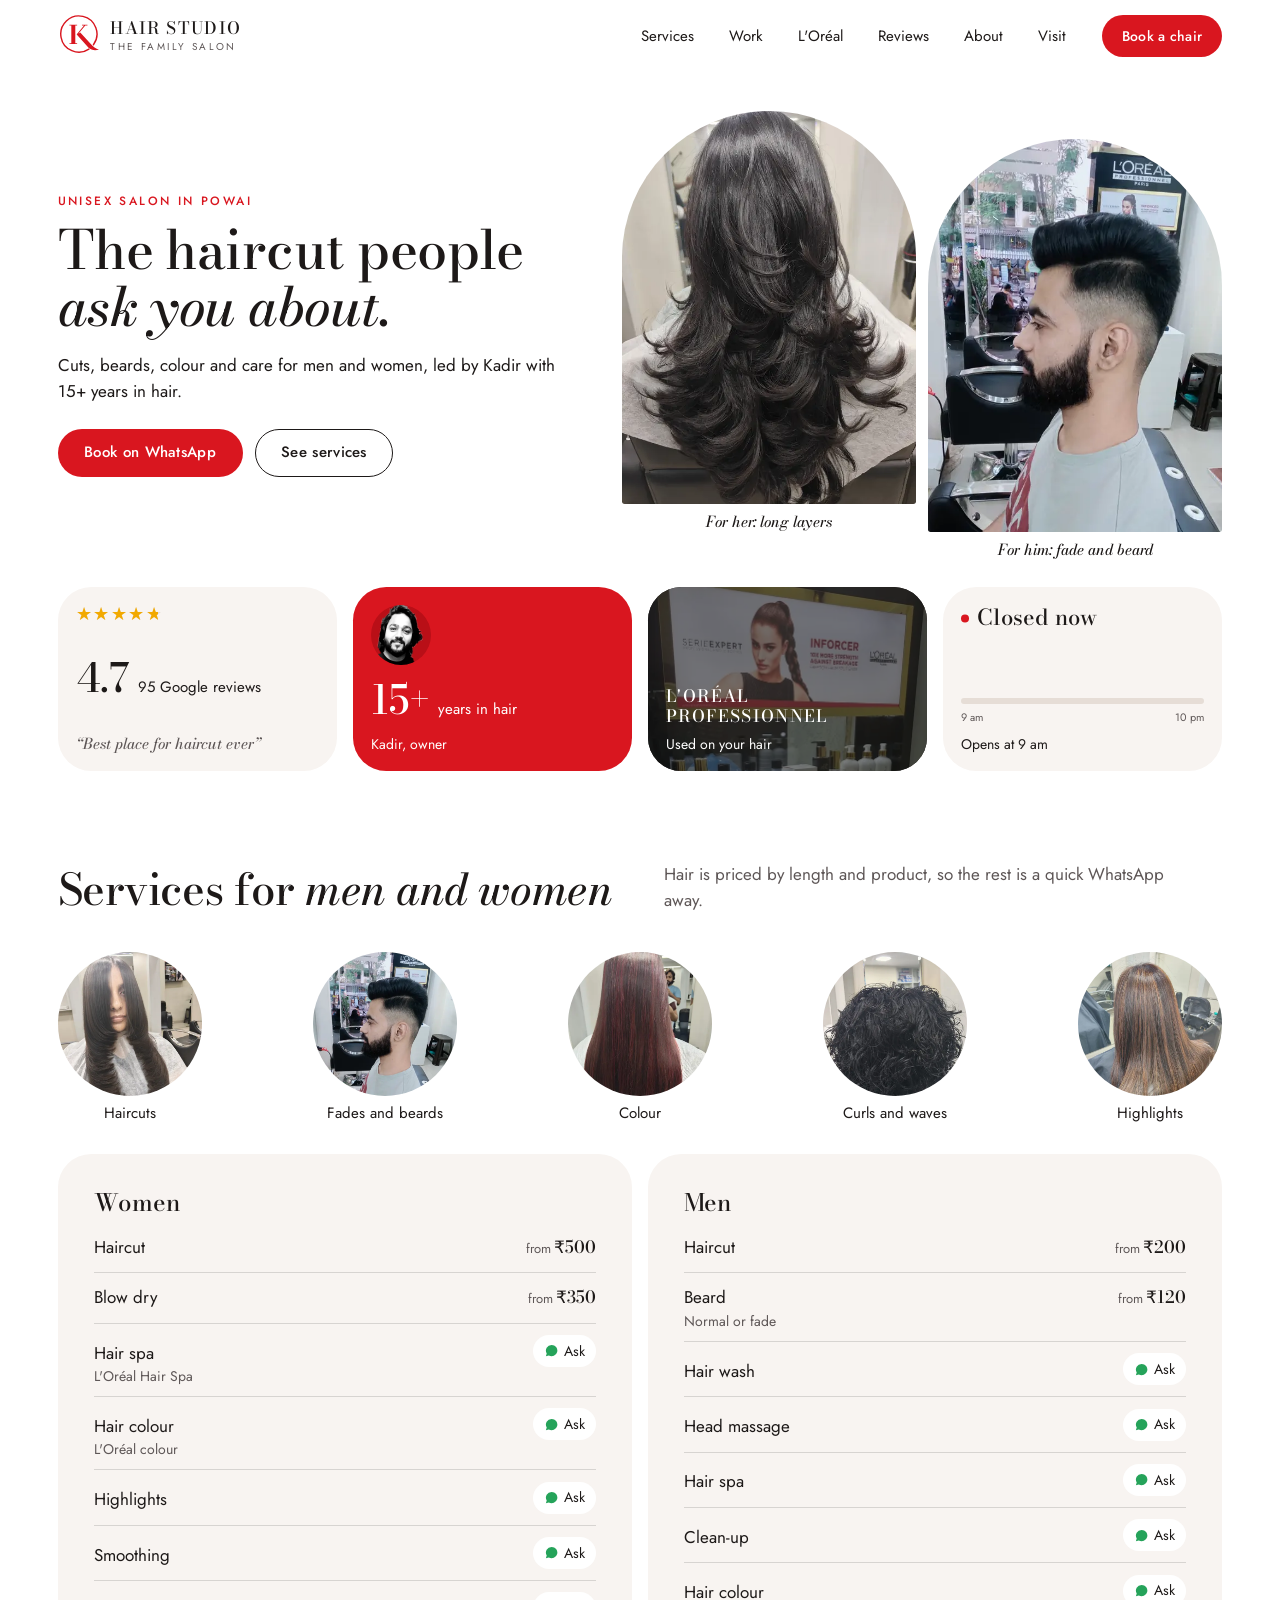
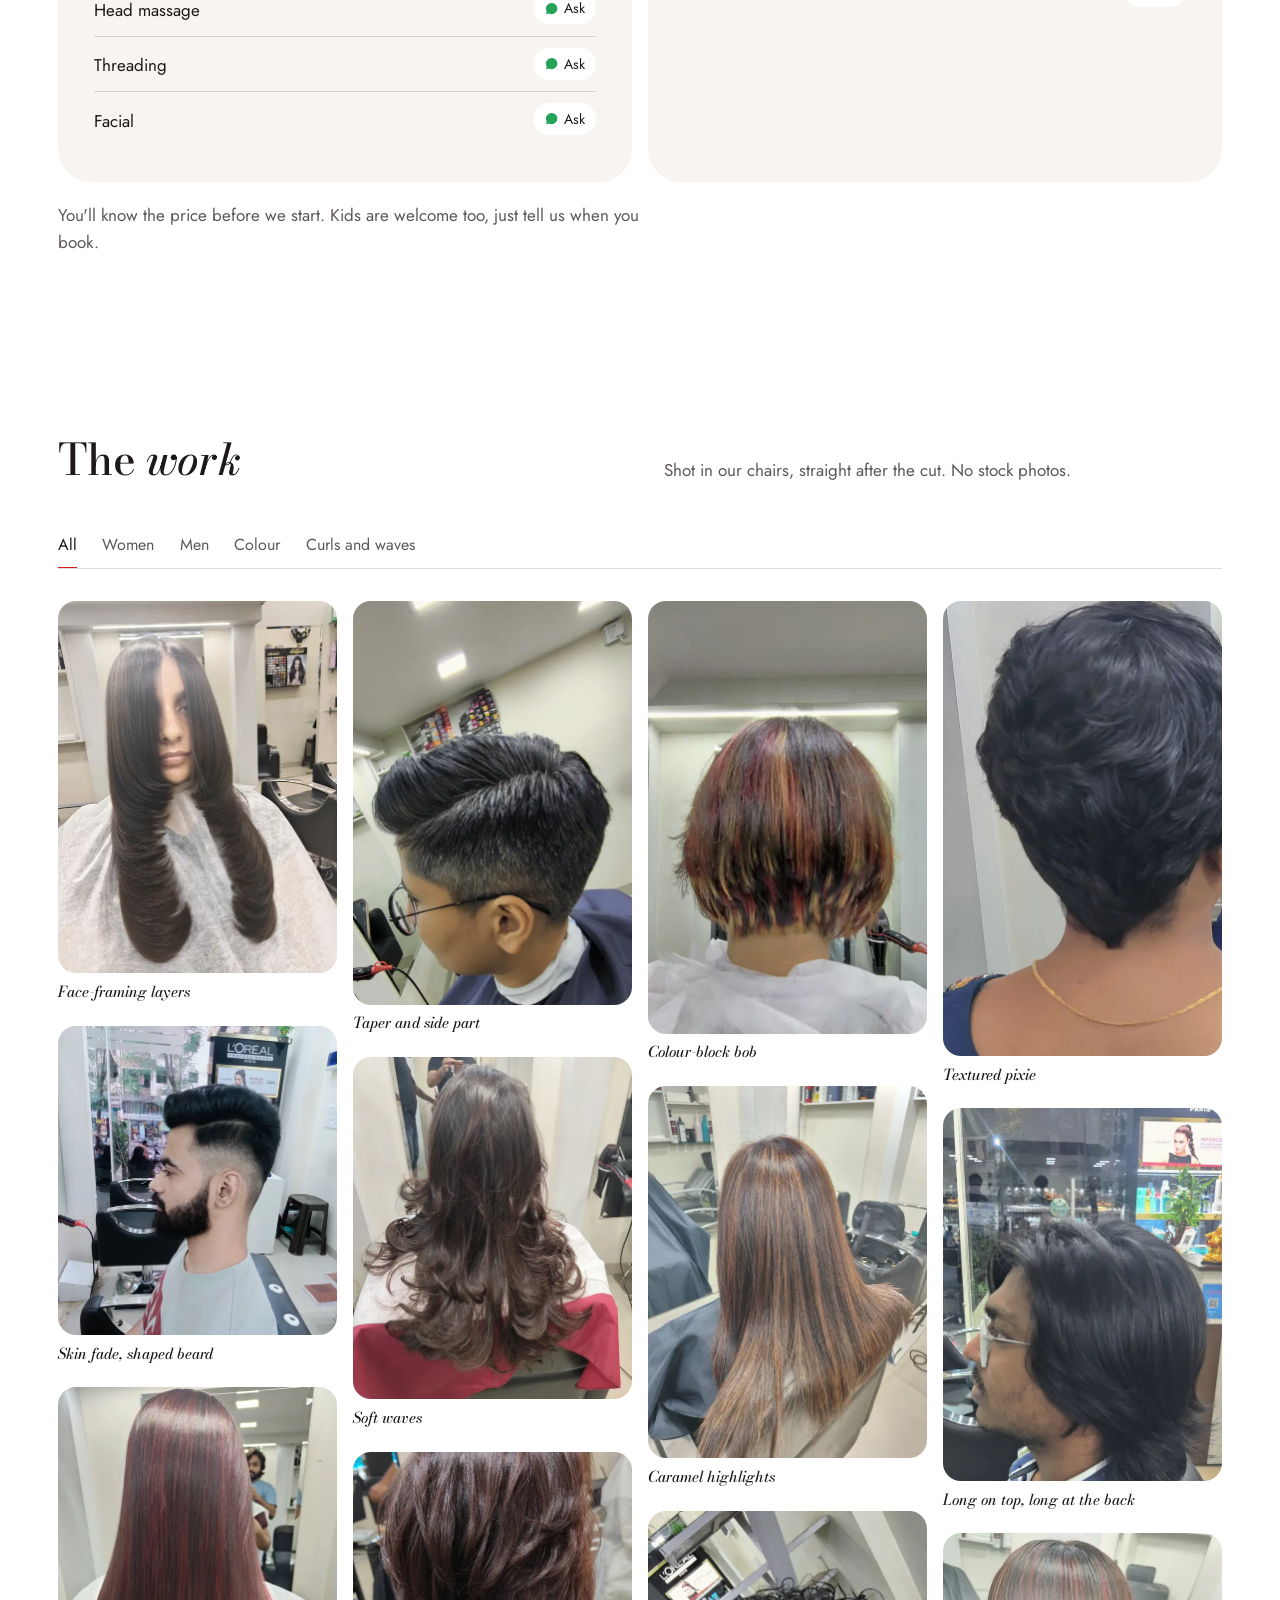
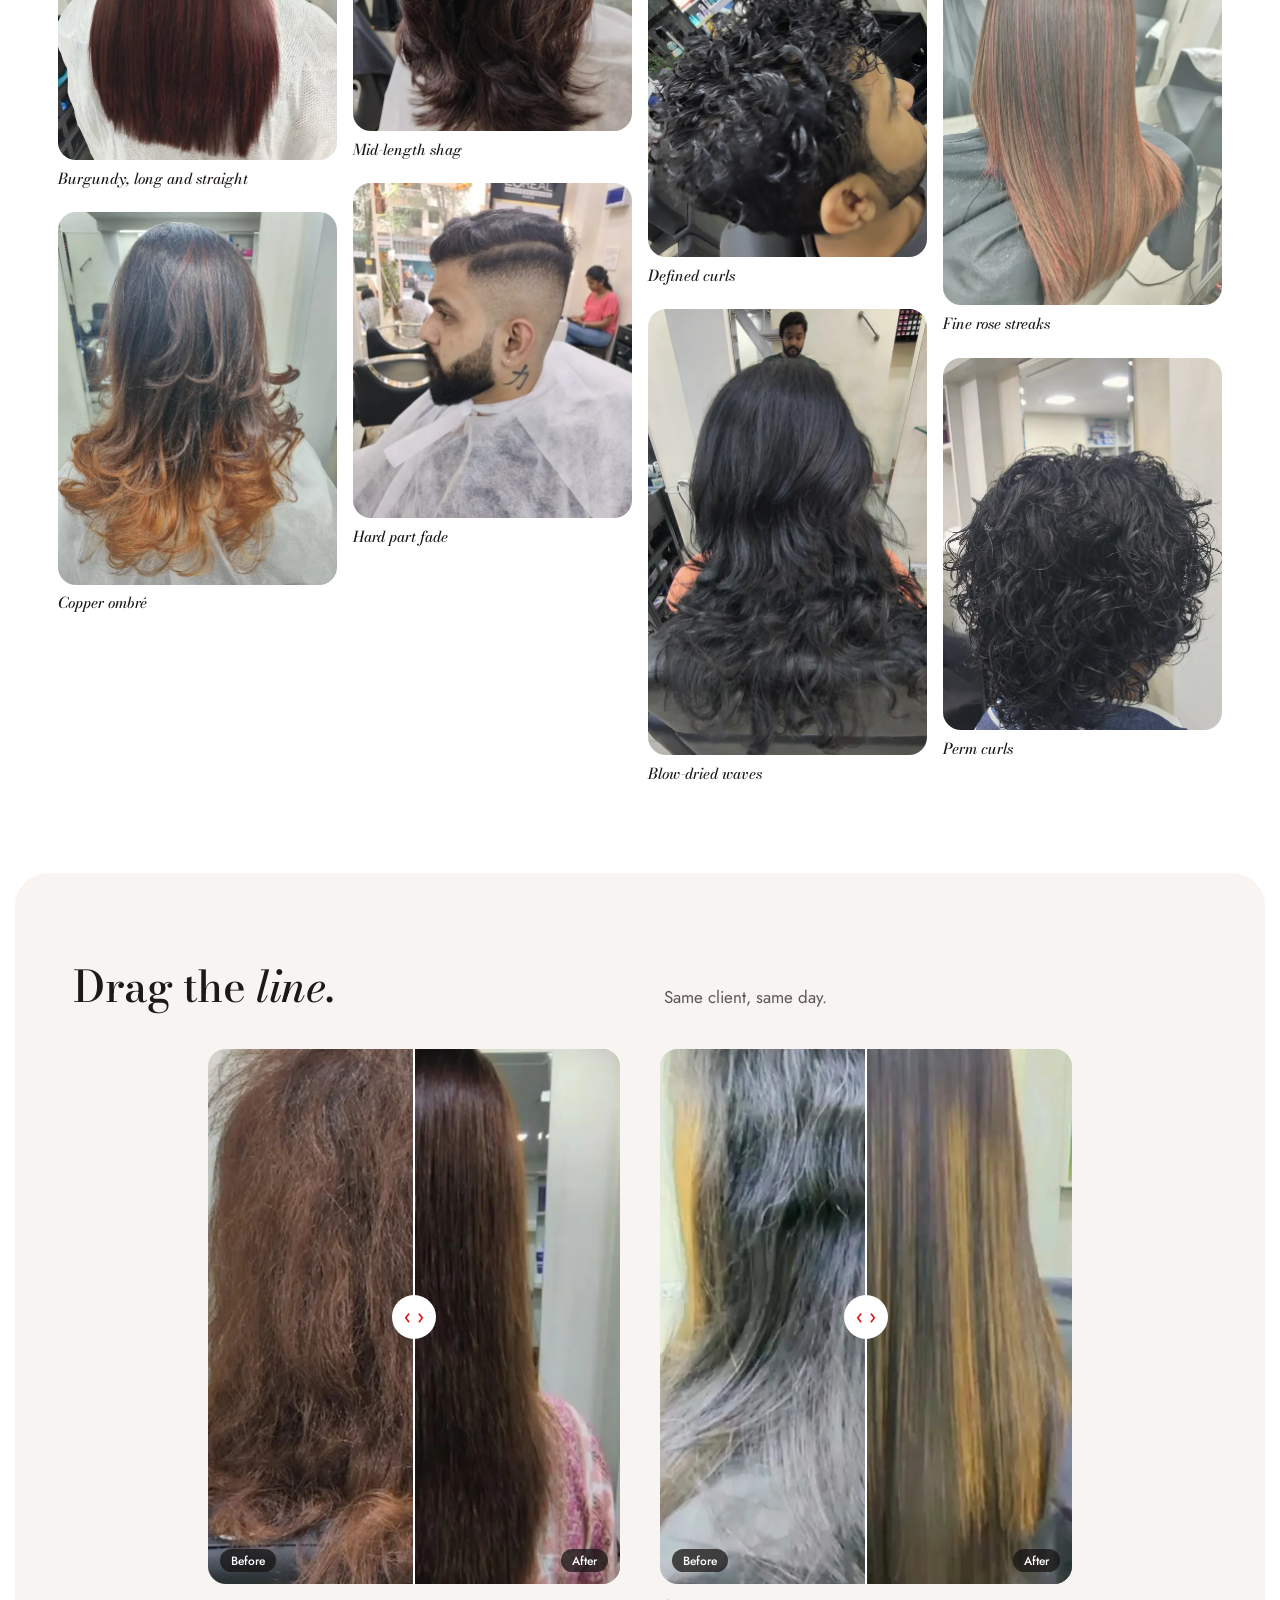
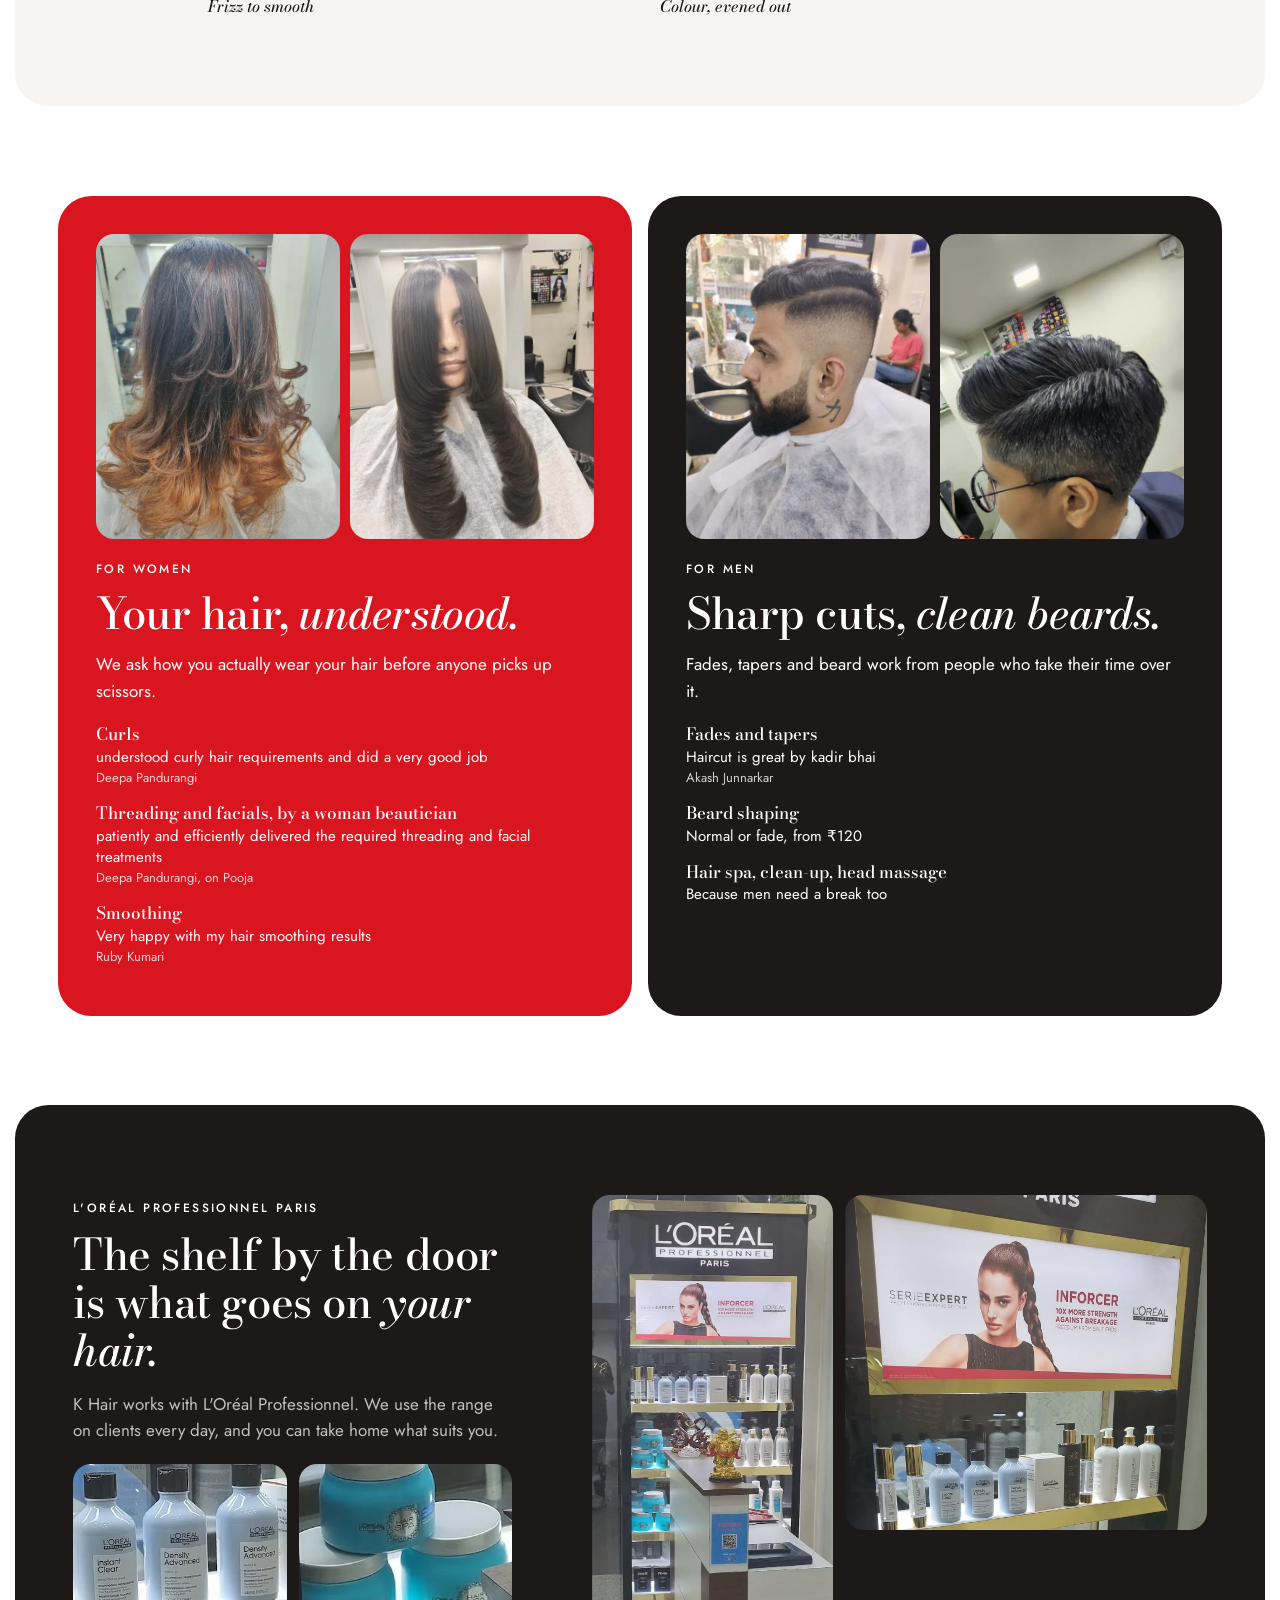
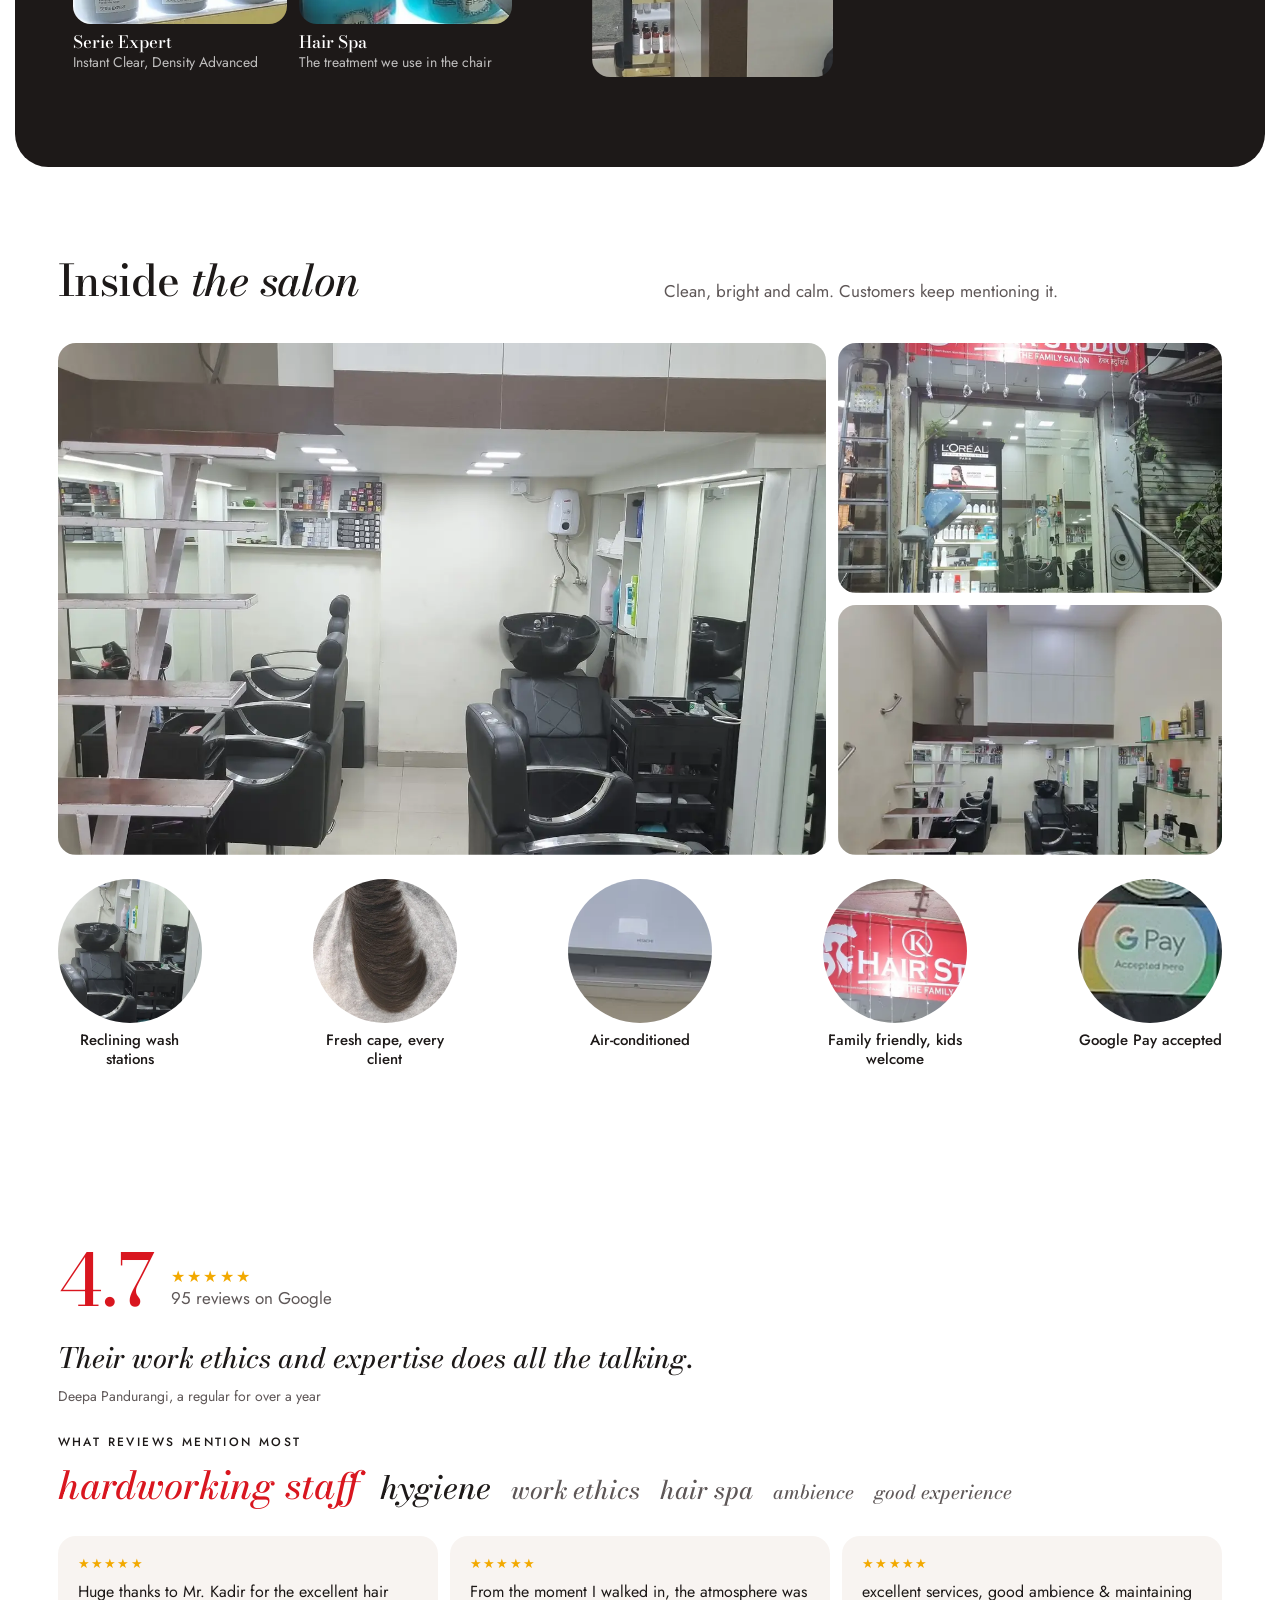
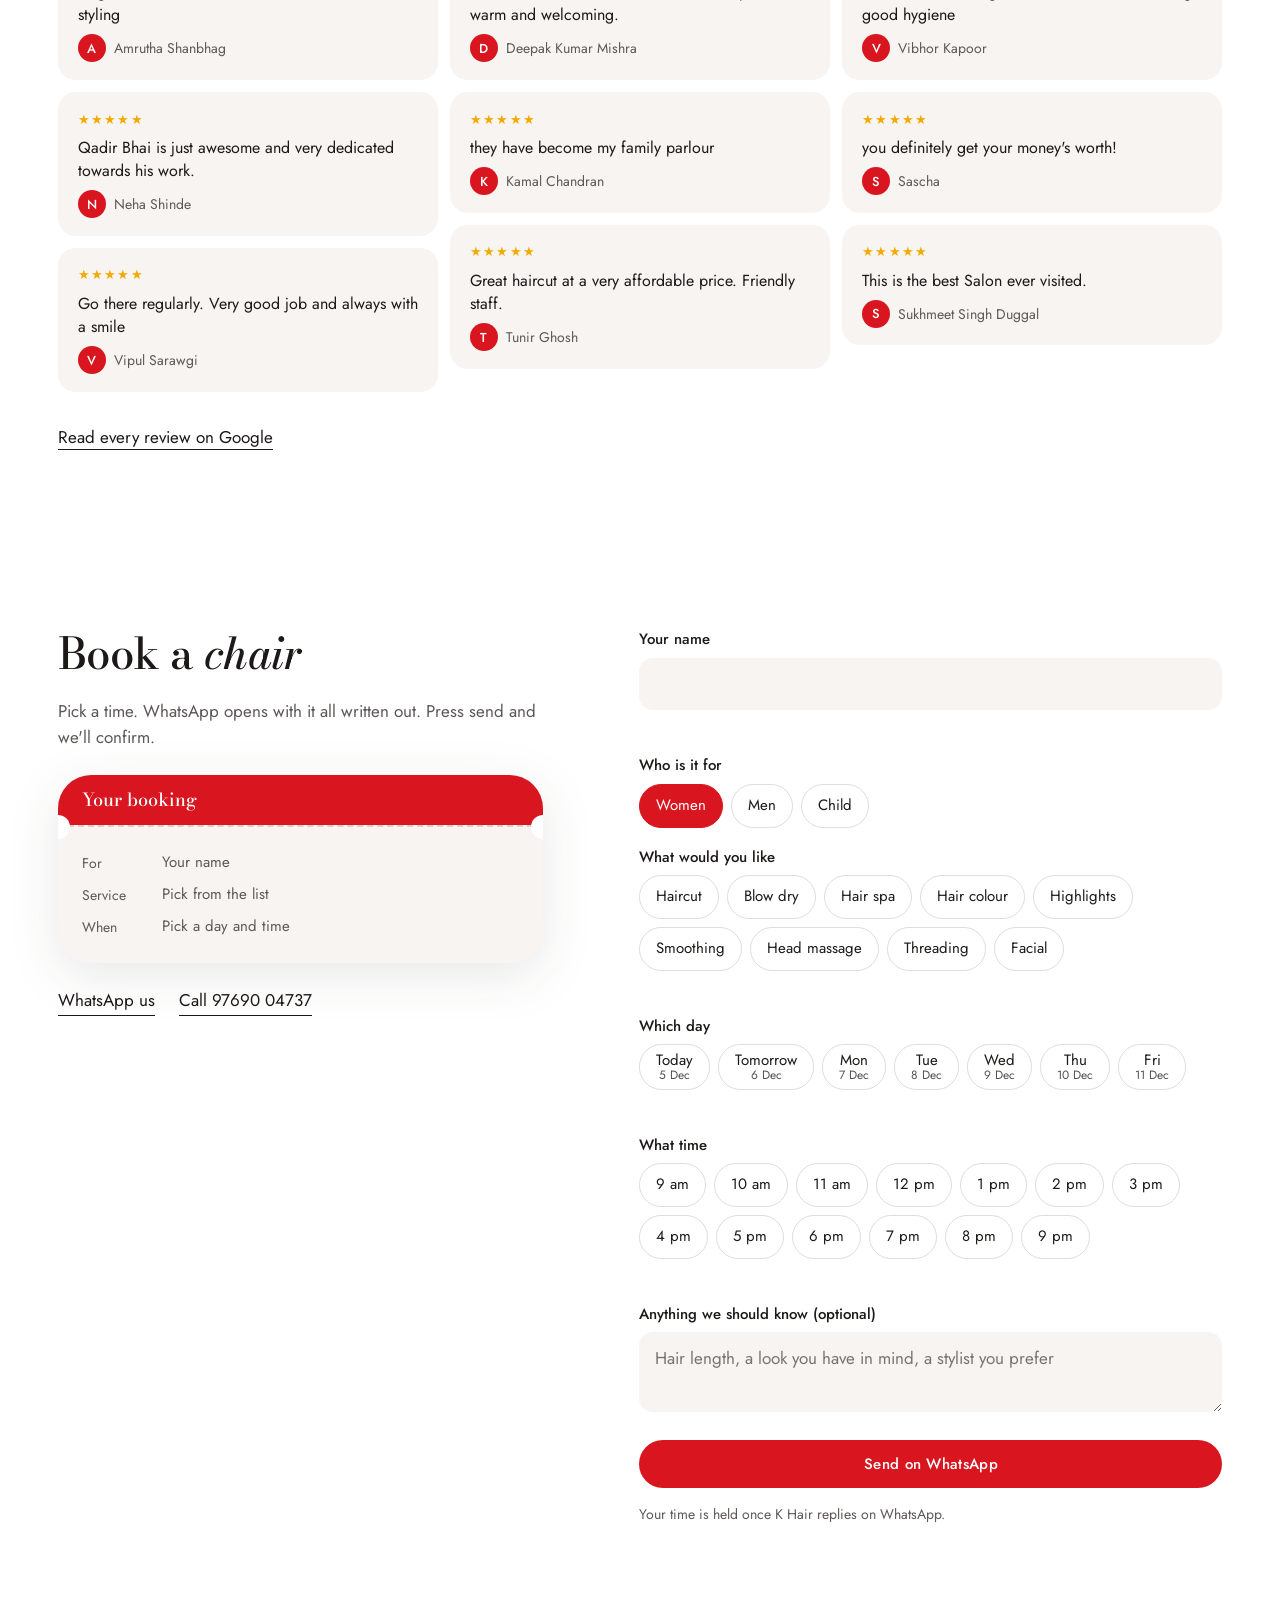
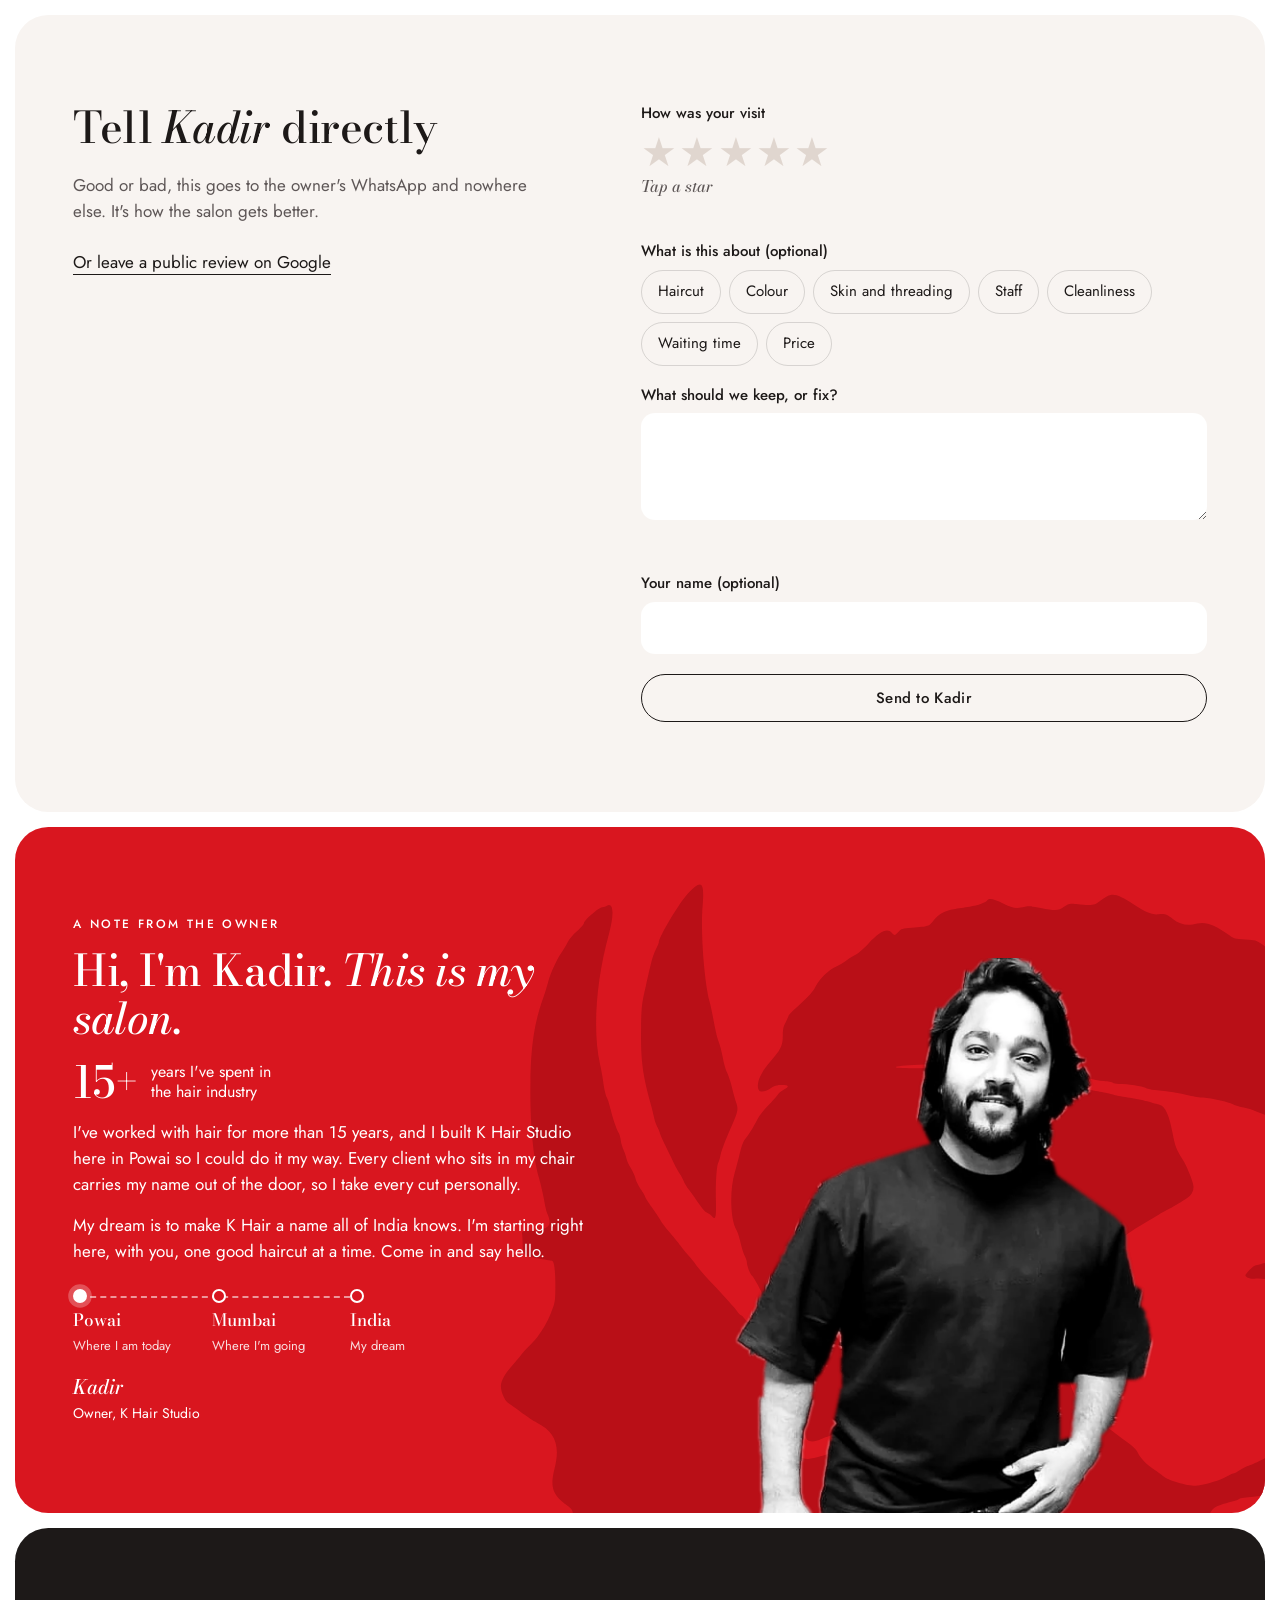
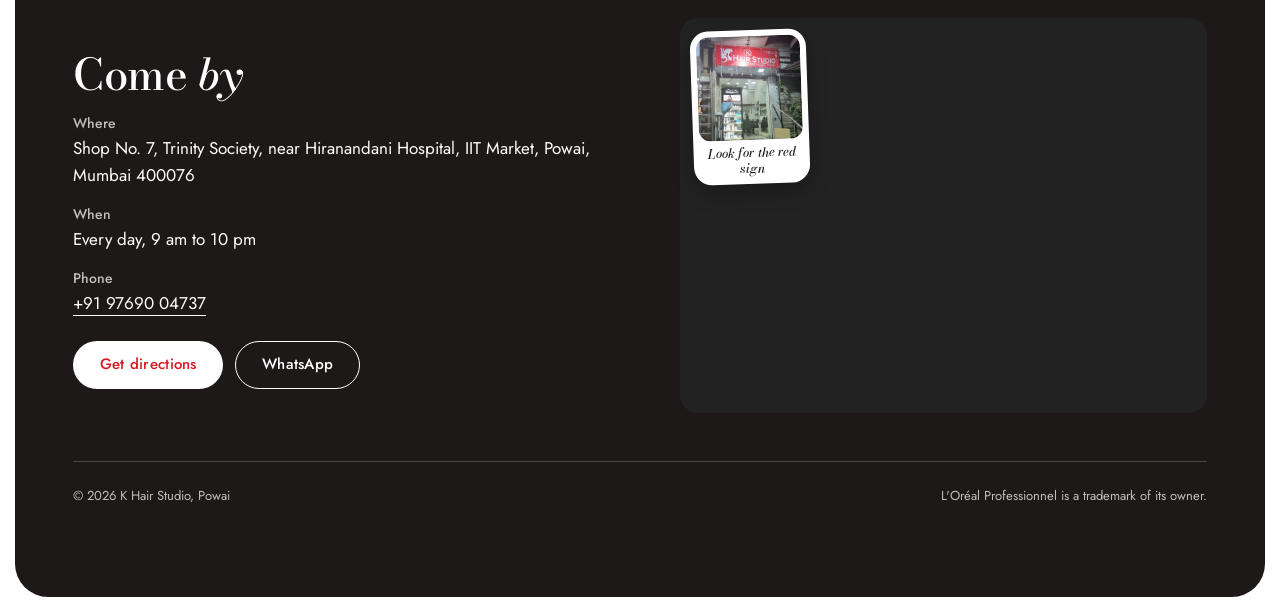
<file: index.html>
<!doctype html>
<html lang="en-IN">
<head>
<meta charset="utf-8">
<meta name="viewport" content="width=device-width, initial-scale=1, viewport-fit=cover">
<title>K Hair Studio, Powai | The Family Salon near Hiranandani Hospital</title>
<meta name="description" content="Unisex salon in Powai for men and women: haircuts, beards, colour and hair spa, led by Kadir with 15+ years in hair. 4.7 on Google. L'Oréal Professionnel products. Book on WhatsApp.">
<meta name="theme-color" content="#d9161f">
<meta property="og:title" content="K Hair Studio, Powai">
<meta property="og:description" content="The Family Salon. 4.7 on Google from 95 reviews. Book on WhatsApp.">
<meta property="og:image" content="https://patekarvijay262-spec.github.io/k-hair-studio/assets/img/storefront.webp">
<link rel="icon" href="assets/favicon.svg" type="image/svg+xml">
<link rel="preload" href="assets/fonts/bodoni.woff2" as="font" type="font/woff2" crossorigin>
<link rel="preload" href="assets/fonts/jost.woff2" as="font" type="font/woff2" crossorigin>
<link rel="stylesheet" href="assets/styles.css">
<script>document.documentElement.classList.add('js')</script>
<script type="application/ld+json">
{"@context":"https://schema.org","@type":"HairSalon","name":"K Hair Studio","alternateName":"K Hair Studio the unisex salon","telephone":"+919769004737","priceRange":"₹₹","image":"https://patekarvijay262-spec.github.io/k-hair-studio/assets/img/storefront.webp","address":{"@type":"PostalAddress","streetAddress":"Shop No. 7, Trinity Society, near Hiranandani Hospital Road, IIT Market","addressLocality":"Powai, Mumbai","addressRegion":"Maharashtra","postalCode":"400076","addressCountry":"IN"},"geo":{"@type":"GeoCoordinates","latitude":19.122265,"longitude":72.9176834},"openingHoursSpecification":[{"@type":"OpeningHoursSpecification","dayOfWeek":["Monday","Tuesday","Wednesday","Thursday","Friday","Saturday","Sunday"],"opens":"09:00","closes":"22:00"}]}
</script>
</head>
<body>
<a class="skip" href="#main">Skip to content</a>

<svg width="0" height="0" style="position:absolute" aria-hidden="true">
  <symbol id="k" viewBox="0 0 100 100">
    <path fill="none" stroke="currentColor" stroke-width="3.4" stroke-linecap="round" d="M85.2 71.6A43.5 43.5 0 1 0 74.3 82"/>
    <path fill="currentColor" d="M32 24h9.6v44.6H32zM27.5 23.2H46v1.8H27.5zM27.5 67.8H46v1.8H27.5zM44.6 46.6 62.6 25h3L47 47.6zM57.6 23.2h13.2V25H57.6zM45.5 47.5l8-5.7L80 71c4 5 11 10 18.5 12.2-8.5 2.3-18.5 1.8-25-4.2z"/>
  </symbol>
</svg>

<header class="head" id="head">
  <div class="wrap head-in">
    <a class="brand" href="#top" aria-label="K Hair Studio, home">
      <svg aria-hidden="true"><use href="#k"/></svg>
      <span><b>HAIR STUDIO</b><small>The Family Salon</small></span>
    </a>
    <nav class="nav" aria-label="Main">
      <a href="#services">Services</a>
      <a href="#work">Work</a>
      <a href="#loreal">L'Oréal</a>
      <a href="#reviews">Reviews</a>
      <a href="#about">About</a>
      <a href="#visit">Visit</a>
      <a class="btn btn-red" href="#book">Book a chair</a>
    </nav>
  </div>
</header>

<main id="main">

<section class="hero wrap" id="top">
  <div class="hero-grid">
    <div class="hero-text">
      <p class="label eyebrow">Unisex salon in Powai</p>
      <h1>The haircut people <em>ask you about.</em></h1>
      <p class="lede">Cuts, beards, colour and care for men and women, led by Kadir with 15+ years in hair.</p>
      <div class="hero-cta">
        <a class="btn btn-red" href="#book">Book on WhatsApp</a>
        <a class="btn btn-line" href="#services">See services</a>
      </div>
    </div>
    <div class="hero-photos">
      <figure>
        <img src="assets/img/long-layers.webp" srcset="assets/img/long-layers-s.webp 560w, assets/img/long-layers.webp 1200w" sizes="(min-width: 64rem) 26vw, 46vw" width="1200" height="1536" alt="Long dark layered haircut on a woman, seen from behind" fetchpriority="high">
        <figcaption>For her: long layers</figcaption>
      </figure>
      <figure>
        <img src="assets/img/mens-pomp.webp" srcset="assets/img/mens-pomp-s.webp 560w, assets/img/mens-pomp.webp 900w" sizes="(min-width: 64rem) 26vw, 46vw" width="900" height="998" alt="Man with a skin fade and shaped beard" fetchpriority="high">
        <figcaption>For him: fade and beard</figcaption>
      </figure>
    </div>
  </div>
  <div class="facts">
    <a class="fact fact-rate" href="#reviews" aria-label="Rated 4.7 out of 5 from 95 Google reviews">
      <span class="rate" aria-hidden="true"><i>★★★★★</i></span>
      <span class="fact-main"><b>4.7</b><small>95 Google reviews</small></span>
      <q>Best place for haircut ever</q>
    </a>
    <a class="fact fact-years" href="#about" aria-label="Kadir has 15 plus years in the hair industry">
      <img class="face" src="assets/img/kadir-face.webp" width="240" height="240" alt="">
      <span class="fact-main"><b>15+</b><small>years in hair</small></span>
      <span class="fact-who">Kadir, owner</span>
    </a>
    <a class="fact fact-brand" href="#loreal" aria-label="L'Oréal Professionnel products, used in the salon">
      <img src="assets/img/shelf-s.webp" width="560" height="519" alt="" loading="lazy">
      <span class="fact-word">L'Oréal<br>Professionnel</span>
      <span class="fact-who">Used on your hair</span>
    </a>
    <a class="fact fact-open" href="#visit">
      <span class="fact-status"><b id="openNow">Open daily</b></span>
      <span class="day" id="dayBar" aria-hidden="true"><i></i><em></em></span>
      <span class="day-ends"><small>9 am</small><small>10 pm</small></span>
      <span class="fact-who" id="openNote">Every day, in Powai</span>
    </a>
  </div>
</section>

<section class="section wrap" id="services">
  <div class="sec-head">
    <h2>Services for <em>men and women</em></h2>
    <p class="lede muted">Hair is priced by length and product, so the rest is a quick WhatsApp away.</p>
  </div>
  <div class="tiles" id="tiles">
    <button class="tile" data-go="women"><img loading="lazy" src="assets/img/soft-layers-s.webp" alt="" width="560" height="747"><span>Haircuts</span></button>
    <button class="tile" data-go="men"><img loading="lazy" src="assets/img/mens-pomp-s.webp" alt="" width="560" height="621"><span>Fades and beards</span></button>
    <button class="tile" data-go="colour"><img loading="lazy" src="assets/img/burgundy-s.webp" alt="" width="560" height="747"><span>Colour</span></button>
    <button class="tile" data-go="curls"><img loading="lazy" src="assets/img/perm-curls-s.webp" alt="" width="560" height="747"><span>Curls and waves</span></button>
    <button class="tile" data-go="colour"><img loading="lazy" src="assets/img/caramel-s.webp" alt="" width="560" height="747"><span>Highlights</span></button>
  </div>
  <div class="menu-grid">
    <div class="menu">
      <h3>Women</h3>
      <ul id="menuWomen"></ul>
    </div>
    <div class="menu">
      <h3>Men</h3>
      <ul id="menuMen"></ul>
    </div>
  </div>
  <p class="menu-note muted">You'll know the price before we start. Kids are welcome too, just tell us when you book.</p>
</section>

<section class="section wrap" id="work">
  <div class="sec-head">
    <h2>The <em>work</em></h2>
    <p class="lede muted">Shot in our chairs, straight after the cut. No stock photos.</p>
  </div>
  <div class="tabs" id="tabs" role="group" aria-label="Filter the work">
    <button class="tab" data-filter="all" aria-pressed="true">All</button>
    <button class="tab" data-filter="women" aria-pressed="false">Women</button>
    <button class="tab" data-filter="men" aria-pressed="false">Men</button>
    <button class="tab" data-filter="colour" aria-pressed="false">Colour</button>
    <button class="tab" data-filter="curls" aria-pressed="false">Curls and waves</button>
  </div>
  <div class="gallery" id="gallery">
    <figure class="shot" data-cat="women"><button data-full="soft-layers"><img loading="lazy" src="assets/img/soft-layers-s.webp" width="560" height="747" alt="Long face-framing layers on dark hair"></button><figcaption>Face-framing layers</figcaption></figure>
    <figure class="shot" data-cat="men"><button data-full="mens-pomp"><img loading="lazy" src="assets/img/mens-pomp-s.webp" width="560" height="621" alt="Skin fade with a high pompadour and shaped beard"></button><figcaption>Skin fade, shaped beard</figcaption></figure>
    <figure class="shot" data-cat="women colour"><button data-full="burgundy"><img loading="lazy" src="assets/img/burgundy-s.webp" width="560" height="747" alt="Long straight hair with burgundy tones"></button><figcaption>Burgundy, long and straight</figcaption></figure>
    <figure class="shot" data-cat="women colour"><button data-full="copper-ombre"><img loading="lazy" src="assets/img/copper-ombre-s.webp" width="560" height="747" alt="Layered hair with a copper ombré at the ends"></button><figcaption>Copper ombré</figcaption></figure>
    <figure class="shot" data-cat="men"><button data-full="mens-side"><img loading="lazy" src="assets/img/mens-side-s.webp" width="560" height="810" alt="Textured side part with a clean taper"></button><figcaption>Taper and side part</figcaption></figure>
    <figure class="shot" data-cat="women curls"><button data-full="waves"><img loading="lazy" src="assets/img/waves-s.webp" width="560" height="687" alt="Soft brown waves"></button><figcaption>Soft waves</figcaption></figure>
    <figure class="shot" data-cat="women"><button data-full="shag"><img loading="lazy" src="assets/img/shag-s.webp" width="560" height="560" alt="Choppy mid-length shag cut"></button><figcaption>Mid-length shag</figcaption></figure>
    <figure class="shot" data-cat="men"><button data-full="mens-fade"><img loading="lazy" src="assets/img/mens-fade-s.webp" width="560" height="672" alt="Fade with a hard part and beard line"></button><figcaption>Hard part fade</figcaption></figure>
    <figure class="shot" data-cat="women colour"><button data-full="colour-bob"><img loading="lazy" src="assets/img/colour-bob-s.webp" width="560" height="868" alt="Short bob with red and copper streaks"></button><figcaption>Colour-block bob</figcaption></figure>
    <figure class="shot" data-cat="women colour"><button data-full="caramel"><img loading="lazy" src="assets/img/caramel-s.webp" width="560" height="747" alt="Long hair with caramel highlights"></button><figcaption>Caramel highlights</figcaption></figure>
    <figure class="shot" data-cat="men curls"><button data-full="mens-curls"><img loading="lazy" src="assets/img/mens-curls-s.webp" width="560" height="695" alt="Tight defined curls on a man"></button><figcaption>Defined curls</figcaption></figure>
    <figure class="shot" data-cat="women curls"><button data-full="black-waves"><img loading="lazy" src="assets/img/black-waves-s.webp" width="560" height="894" alt="Long black hair blow-dried into waves"></button><figcaption>Blow-dried waves</figcaption></figure>
    <figure class="shot" data-cat="women"><button data-full="pixie"><img loading="lazy" src="assets/img/pixie-s.webp" width="560" height="913" alt="Short textured pixie cut from behind"></button><figcaption>Textured pixie</figcaption></figure>
    <figure class="shot" data-cat="men"><button data-full="mens-long"><img loading="lazy" src="assets/img/mens-long-s.webp" width="560" height="747" alt="Longer layered hair on a man"></button><figcaption>Long on top, long at the back</figcaption></figure>
    <figure class="shot" data-cat="women colour"><button data-full="rose-streaks"><img loading="lazy" src="assets/img/rose-streaks-s.webp" width="560" height="747" alt="Straight hair with fine rose streaks"></button><figcaption>Fine rose streaks</figcaption></figure>
    <figure class="shot" data-cat="men curls"><button data-full="perm-curls"><img loading="lazy" src="assets/img/perm-curls-s.webp" width="560" height="747" alt="Full head of perm curls"></button><figcaption>Perm curls</figcaption></figure>
  </div>
</section>

<section class="section ba-section panel">
  <div class="wrap">
    <div class="sec-head">
      <h2>Drag the <em>line.</em></h2>
      <p class="lede muted">Same client, same day.</p>
    </div>
    <div class="ba-grid">
      <figure style="margin:0">
        <div class="ba rise">
          <img src="assets/img/ba2-before.webp" alt="Dry, frizzy brown hair before treatment" loading="lazy">
          <img class="after" src="assets/img/ba2-after.webp" alt="The same hair smooth and straight after treatment" loading="lazy">
          <span class="ba-line"></span>
          <span class="ba-tag l">Before</span><span class="ba-tag r">After</span>
          <input type="range" min="0" max="100" value="50" aria-label="Compare before and after">
        </div>
        <figcaption class="ba-cap">Frizz to smooth</figcaption>
      </figure>
      <figure style="margin:0">
        <div class="ba rise">
          <img src="assets/img/ba1-before.webp" alt="Rough, uneven hair before treatment" loading="lazy">
          <img class="after" src="assets/img/ba1-after.webp" alt="The same hair smooth with even highlights after treatment" loading="lazy">
          <span class="ba-line"></span>
          <span class="ba-tag l">Before</span><span class="ba-tag r">After</span>
          <input type="range" min="0" max="100" value="50" aria-label="Compare before and after">
        </div>
        <figcaption class="ba-cap">Colour, evened out</figcaption>
      </figure>
    </div>
  </div>
</section>

<section class="section wrap both" id="women">
  <div class="both-grid">
    <div class="who on-red">
      <p class="label">For women</p>
      <h2 class="rise">Your hair, <em>understood.</em></h2>
      <p class="rise">We ask how you actually wear your hair before anyone picks up scissors.</p>
      <ul class="who-list">
        <li><b>Curls</b><q>understood curly hair requirements and did a very good job</q><cite>Deepa Pandurangi</cite></li>
        <li><b>Threading and facials, by a woman beautician</b><q>patiently and efficiently delivered the required threading and facial treatments</q><cite>Deepa Pandurangi, on Pooja</cite></li>
        <li><b>Smoothing</b><q>Very happy with my hair smoothing results</q><cite>Ruby Kumari</cite></li>
      </ul>
      <div class="who-photos">
        <img class="wipe" loading="lazy" src="assets/img/copper-ombre-s.webp" width="560" height="747" alt="Layered hair with copper ends">
        <img class="wipe" loading="lazy" src="assets/img/soft-layers-s.webp" width="560" height="747" alt="Long face-framing layers">
      </div>
    </div>
    <div class="who on-ink">
      <p class="label">For men</p>
      <h2 class="rise">Sharp cuts, <em>clean beards.</em></h2>
      <p class="rise">Fades, tapers and beard work from people who take their time over it.</p>
      <ul class="who-list">
        <li><b>Fades and tapers</b><q>Haircut is great by kadir bhai</q><cite>Akash Junnarkar</cite></li>
        <li><b>Beard shaping</b><span>Normal or fade, from ₹120</span></li>
        <li><b>Hair spa, clean-up, head massage</b><span>Because men need a break too</span></li>
      </ul>
      <div class="who-photos">
        <img class="wipe" loading="lazy" src="assets/img/mens-fade-s.webp" width="560" height="672" alt="Fade with a hard part and beard line">
        <img class="wipe" loading="lazy" src="assets/img/mens-side-s.webp" width="560" height="810" alt="Taper with a textured side part">
      </div>
    </div>
  </div>
</section>

<section class="section on-ink loreal panel" id="loreal">
  <div class="wrap loreal-grid">
    <div>
      <p class="loreal-word">L'Oréal Professionnel Paris</p>
      <h2 class="rise">The shelf by the door is what goes on <em>your hair.</em></h2>
      <p class="lede muted rise">K Hair works with L'Oréal Professionnel. We use the range on clients every day, and you can take home what suits you.</p>
      <div class="products">
        <figure><img loading="lazy" src="assets/img/prod-expert.webp" width="480" height="338" alt="Serie Expert shampoo bottles on the salon shelf"><figcaption><b>Serie Expert</b>Instant Clear, Density Advanced</figcaption></figure>
        <figure><img loading="lazy" src="assets/img/prod-spa.webp" width="480" height="480" alt="L'Oréal Hair Spa tubs on the salon shelf"><figcaption><b>Hair Spa</b>The treatment we use in the chair</figcaption></figure>
      </div>
    </div>
    <div class="loreal-photos">
      <img class="tall wipe" loading="lazy" src="assets/img/loreal-unit.webp" width="666" height="1368" alt="The L'Oréal Professionnel display unit inside K Hair Studio">
      <img class="wipe" loading="lazy" src="assets/img/shelf.webp" width="1296" height="1200" alt="Serie Expert shampoos on the lit shelf under an Inforcer poster">
    </div>
  </div>
</section>

<section class="section wrap" id="space">
  <div class="sec-head">
    <h2>Inside <em>the salon</em></h2>
    <p class="lede muted">Clean, bright and calm. Customers keep mentioning it.</p>
  </div>
  <div class="space-grid">
    <figure><img class="main wipe" loading="lazy" src="assets/img/salon-floor.webp" width="1400" height="1307" alt="Styling chairs, mirrors and wash station inside K Hair Studio"></figure>
    <div class="space-pair">
      <img class="wipe" loading="lazy" src="assets/img/storefront-s.webp" width="560" height="672" alt="K Hair Studio storefront with the red sign">
      <img class="wipe" loading="lazy" src="assets/img/salon-wash-s.webp" width="560" height="433" alt="Reclining wash stations">
    </div>
  </div>
  <ul class="proof">
    <li><img loading="lazy" src="assets/img/fac-wash.webp" alt="" width="480" height="480"><b>Reclining wash stations</b></li>
    <li><img loading="lazy" src="assets/img/fac-cape.webp" alt="" width="480" height="480"><b>Fresh cape, every client</b></li>
    <li><img loading="lazy" src="assets/img/fac-ac.webp" alt="" width="480" height="186"><b>Air-conditioned</b></li>
    <li><img loading="lazy" src="assets/img/fac-sign.webp" alt="" width="480" height="331"><b>Family friendly, kids welcome</b></li>
    <li><img loading="lazy" src="assets/img/fac-gpay.webp" alt="" width="320" height="269"><b>Google Pay accepted</b></li>
  </ul>
</section>

<section class="section wrap" id="reviews">
  <div class="score">
    <b id="scoreNum">4.7</b>
    <div>
      <p class="stars" aria-hidden="true">★★★★★</p>
      <p class="muted">95 reviews on Google</p>
    </div>
  </div>
  <figure class="pull rise">
    <blockquote>Their work ethics and expertise does all the talking.</blockquote>
    <figcaption>Deepa Pandurangi, a regular for over a year</figcaption>
  </figure>
  <div class="praise">
    <p class="label">What reviews mention most</p>
    <ul>
      <li class="w5">hardworking staff</li>
      <li class="w4">hygiene</li>
      <li class="w3">work ethics</li>
      <li class="w3">hair spa</li>
      <li class="w2">ambience</li>
      <li class="w2">good experience</li>
    </ul>
  </div>
  <div class="quotes">
    <figure class="quote"><span class="q-stars" aria-label="5 stars">★★★★★</span><blockquote>Huge thanks to Mr. Kadir for the excellent hair styling</blockquote><figcaption><i class="av" aria-hidden="true">A</i>Amrutha Shanbhag</figcaption></figure>
    <figure class="quote"><span class="q-stars" aria-label="5 stars">★★★★★</span><blockquote>Qadir Bhai is just awesome and very dedicated towards his work.</blockquote><figcaption><i class="av" aria-hidden="true">N</i>Neha Shinde</figcaption></figure>
    <figure class="quote"><span class="q-stars" aria-label="5 stars">★★★★★</span><blockquote>Go there regularly. Very good job and always with a smile</blockquote><figcaption><i class="av" aria-hidden="true">V</i>Vipul Sarawgi</figcaption></figure>
    <figure class="quote"><span class="q-stars" aria-label="5 stars">★★★★★</span><blockquote>From the moment I walked in, the atmosphere was warm and welcoming.</blockquote><figcaption><i class="av" aria-hidden="true">D</i>Deepak Kumar Mishra</figcaption></figure>
    <figure class="quote"><span class="q-stars" aria-label="5 stars">★★★★★</span><blockquote>they have become my family parlour</blockquote><figcaption><i class="av" aria-hidden="true">K</i>Kamal Chandran</figcaption></figure>
    <figure class="quote"><span class="q-stars" aria-label="5 stars">★★★★★</span><blockquote>Great haircut at a very affordable price. Friendly staff.</blockquote><figcaption><i class="av" aria-hidden="true">T</i>Tunir Ghosh</figcaption></figure>
    <figure class="quote"><span class="q-stars" aria-label="5 stars">★★★★★</span><blockquote>excellent services, good ambience &amp; maintaining good hygiene</blockquote><figcaption><i class="av" aria-hidden="true">V</i>Vibhor Kapoor</figcaption></figure>
    <figure class="quote"><span class="q-stars" aria-label="5 stars">★★★★★</span><blockquote>you definitely get your money's worth!</blockquote><figcaption><i class="av" aria-hidden="true">S</i>Sascha</figcaption></figure>
    <figure class="quote"><span class="q-stars" aria-label="5 stars">★★★★★</span><blockquote>This is the best Salon ever visited.</blockquote><figcaption><i class="av" aria-hidden="true">S</i>Sukhmeet Singh Duggal</figcaption></figure>
  </div>
  <p style="margin-top:2rem"><a class="link" target="_blank" rel="noopener" href="https://www.google.com/maps/place/K+Hair+Studio+the+unisex+salon/@19.122265,72.9176834,17z/data=!4m6!3m5!1s0x3be7c7054a844c83:0x101571c2d2cae531!8m2!3d19.122265!4d72.9176834!16s%2Fg%2F11rv7t8ptn">Read every review on Google</a></p>
</section>

<section class="section wrap" id="book">
  <div class="book-grid">
    <div class="book-side">
      <h2>Book a <em>chair</em></h2>
      <p class="lede muted" style="margin-top:1.25rem">Pick a time. WhatsApp opens with it all written out. Press send and we'll confirm.</p>
      <div class="ticket">
        <p class="ticket-head">Your booking</p>
        <dl class="stub" id="ticket">
          <div><dt>For</dt><dd data-t="name">Your name</dd></div>
          <div><dt>Service</dt><dd data-t="service">Pick from the list</dd></div>
          <div><dt>When</dt><dd data-t="when">Pick a day and time</dd></div>
        </dl>
      </div>
      <p class="direct"><a class="link wa" href="#" data-text="Hi K Hair Studio, I have a question.">WhatsApp us</a><a class="link" href="tel:+919769004737">Call 97690 04737</a></p>
    </div>
    <form id="bookForm" novalidate>
      <div class="field"><label for="bName">Your name</label><input id="bName" type="text" autocomplete="name" required><p class="err" data-err="name"></p></div>
      <fieldset class="field"><legend>Who is it for</legend><div class="chips" id="bFor"></div></fieldset>
      <fieldset class="field"><legend>What would you like</legend><div class="chips" id="bServices"></div><p class="err" data-err="services"></p></fieldset>
      <fieldset class="field"><legend>Which day</legend><div class="chips" id="bDays"></div><p class="err" data-err="day"></p></fieldset>
      <fieldset class="field"><legend>What time</legend><div class="chips" id="bTimes"></div><p class="err" data-err="time"></p></fieldset>
      <div class="field"><label for="bNote">Anything we should know (optional)</label><textarea id="bNote" rows="2" placeholder="Hair length, a look you have in mind, a stylist you prefer"></textarea></div>
      <button class="btn btn-red btn-full" type="submit">Send on WhatsApp</button>
      <p class="fine">Your time is held once K Hair replies on WhatsApp.</p>
      <div class="sent" id="bSent" role="status"></div>
    </form>
  </div>
</section>

<section class="section feedback panel" id="feedback">
  <div class="wrap feedback-grid">
    <div>
      <h2>Tell <em>Kadir</em> directly</h2>
      <p class="lede muted" style="margin-top:1.25rem">Good or bad, this goes to the owner's WhatsApp and nowhere else. It's how the salon gets better.</p>
      <p style="margin-top:1.5rem"><a class="link" target="_blank" rel="noopener" href="https://search.google.com/local/writereview?placeid=ChIJg0yESgXH5zsRMeXK0sJxFRA">Or leave a public review on Google</a></p>
    </div>
    <form id="fbForm" novalidate>
      <fieldset class="field"><legend>How was your visit</legend><div class="rate-pick" id="fRate"></div><p class="rate-word" id="fRateWord">Tap a star</p><p class="err" data-err="rate"></p></fieldset>
      <fieldset class="field"><legend>What is this about (optional)</legend><div class="chips" id="fTopics"></div></fieldset>
      <div class="field"><label for="fText">What should we keep, or fix?</label><textarea id="fText" rows="3"></textarea><p class="err" data-err="text"></p></div>
      <div class="field"><label for="fName">Your name (optional)</label><input id="fName" type="text" autocomplete="name"></div>
      <button class="btn btn-line btn-full" type="submit">Send to Kadir</button>
      <div class="sent" id="fSent" role="status"></div>
    </form>
  </div>
</section>

<section class="on-red about panel" id="about">
  <div class="about-ghost" aria-hidden="true"><img src="assets/mark-deep.svg" alt="" width="851" height="984" loading="lazy"></div>
  <div class="wrap about-grid">
    <div class="about-text">
      <p class="label">A note from the owner</p>
      <h2 style="margin-top:.9rem">Hi, I'm Kadir. <em>This is my salon.</em></h2>
      <p class="years"><b>15+</b><span>years I've spent in the hair industry</span></p>
      <p class="lede">I've worked with hair for more than 15 years, and I built K Hair Studio here in Powai so I could do it my way. Every client who sits in my chair carries my name out of the door, so I take every cut personally.</p>
      <p class="lede">My dream is to make K Hair a name all of India knows. I'm starting right here, with you, one good haircut at a time. Come in and say hello.</p>
      <ol class="path" aria-label="My dream: from Powai to Mumbai to all of India">
        <li class="now"><b>Powai</b><small>Where I am today</small></li>
        <li><b>Mumbai</b><small>Where I'm going</small></li>
        <li><b>India</b><small>My dream</small></li>
      </ol>
      <p class="about-sign">Kadir<small>Owner, K Hair Studio</small></p>
    </div>
    <div class="about-photo">
      <img loading="lazy" src="assets/img/kadir.webp" width="1000" height="1156" alt="Kadir, owner of K Hair Studio, in a black T-shirt, smiling">
    </div>
  </div>
</section>

<section class="section on-ink visit panel" id="visit">
  <div class="wrap">
    <div class="visit-grid">
      <div>
        <h2>Come <em>by</em></h2>
        <dl>
          <dt>Where</dt>
          <dd>Shop No. 7, Trinity Society, near Hiranandani Hospital, IIT Market, Powai, Mumbai 400076</dd>
          <dt>When</dt>
          <dd>Every day, 9 am to 10 pm</dd>
          <dt>Phone</dt>
          <dd><a class="link" href="tel:+919769004737">+91 97690 04737</a></dd>
        </dl>
        <div class="visit-cta">
          <a class="btn btn-white" target="_blank" rel="noopener" href="https://www.google.com/maps/dir/?api=1&destination=K+Hair+Studio+the+unisex+salon&destination_place_id=ChIJg0yESgXH5zsRMeXK0sJxFRA">Get directions</a>
          <a class="btn wa" style="border-color:#fff" href="#" data-text="Hi K Hair Studio, I have a question.">WhatsApp</a>
        </div>
      </div>
      <div class="visit-map">
        <iframe class="map" title="K Hair Studio on Google Maps" loading="lazy" referrerpolicy="no-referrer-when-downgrade" src="https://www.google.com/maps?q=19.122265,72.9176834&z=17&output=embed"></iframe>
        <figure class="door"><img loading="lazy" src="assets/img/storefront-s.webp" width="560" height="672" alt="K Hair Studio storefront with the red sign"><figcaption>Look for the red sign</figcaption></figure>
      </div>
    </div>
    <div class="foot">
      <span>© <span id="year">2026</span> K Hair Studio, Powai</span>
      <span>L'Oréal Professionnel is a trademark of its owner.</span>
    </div>
  </div>
</section>

</main>

<nav class="bar" aria-label="Quick actions">
  <a href="tel:+919769004737">Call</a>
  <a class="wa" href="#" data-text="Hi K Hair Studio, I have a question.">WhatsApp</a>
  <a href="#book">Book a chair</a>
</nav>

<dialog class="lightbox" id="lightbox" aria-label="Photo">
  <button class="close" id="lbClose">Close</button>
  <div class="lightbox-in"><div><img id="lbImg" alt=""><p id="lbCap"></p></div></div>
</dialog>

<script src="assets/main.js"></script>
</body>
</html>
</file>
<file: assets/styles.css>
@font-face { font-family: "Bodoni Moda"; src: url(fonts/bodoni.woff2) format("woff2"); font-weight: 400 900; font-style: normal; font-display: swap; }
@font-face { font-family: "Bodoni Moda"; src: url(fonts/bodoni-italic.woff2) format("woff2"); font-weight: 400 900; font-style: italic; font-display: swap; }
@font-face { font-family: "Jost"; src: url(fonts/jost.woff2) format("woff2"); font-weight: 100 900; font-style: normal; font-display: swap; }

:root {
  --red: #d9161f;
  --red-deep: #b90f17;
  --ink: #1d1918;
  --ink-soft: #5e5757;
  --paper: #fff;
  --mist: #f8f4f1;
  --line: rgba(20, 17, 17, .14);
  --line-light: rgba(255, 255, 255, .28);
  --serif: "Bodoni Moda", "Didot", "Times New Roman", serif;
  --sans: "Jost", "Century Gothic", "Helvetica Neue", sans-serif;
  --gutter: clamp(1.25rem, 4.5vw, 4.5rem);
  --section: clamp(3.25rem, 7vw, 6rem);
  --r: 1.125rem;
  --r-lg: clamp(1.25rem, 2.6vw, 2.25rem);
  --edge: clamp(.5rem, 1.2vw, 1rem);
  --ease: cubic-bezier(.2, .7, .1, 1);
}

*, *::before, *::after { box-sizing: border-box; }
html { scroll-behavior: smooth; scroll-padding-top: 5rem; -webkit-text-size-adjust: 100%; }
body { margin: 0; background: var(--paper); color: var(--ink); font: 400 1.0625rem/1.6 var(--sans); -webkit-font-smoothing: antialiased; overflow-x: hidden; }
img { display: block; max-width: 100%; height: auto; }
a { color: inherit; }
button, input, textarea { font: inherit; color: inherit; }
button { cursor: pointer; background: none; border: 0; padding: 0; }
::selection { background: var(--red); color: #fff; }
:focus-visible { outline: .125rem solid var(--red); outline-offset: .1875rem; }
.on-red :focus-visible, .on-ink :focus-visible { outline-color: #fff; }

h1, h2, h3 { font-family: var(--serif); font-weight: 500; margin: 0; letter-spacing: -.01em; line-height: 1.1; }
h2 { font-size: clamp(1.9rem, 3.4vw, 2.9rem); }
h2 em, h1 em { font-style: italic; }
p { margin: 0; }
.label { font: 500 .75rem/1.3 var(--sans); letter-spacing: .2em; text-transform: uppercase; }
.lede { font-size: clamp(1.0625rem, 1.3vw, 1.1875rem); line-height: 1.55; max-width: 32rem; }
.muted { color: var(--ink-soft); }
.wrap { padding-inline: var(--gutter); max-width: 96rem; margin-inline: auto; }
.section { padding-block: var(--section); }
.sr { position: absolute; width: 1px; height: 1px; overflow: hidden; clip-path: inset(50%); white-space: nowrap; }
.skip { position: absolute; left: 1rem; top: -4rem; background: var(--ink); color: #fff; padding: .6rem 1rem; z-index: 100; }
.skip:focus { top: 1rem; }

/* Buttons */
.btn { display: inline-flex; align-items: center; justify-content: center; gap: .6rem; min-height: 3rem; padding: .8rem 1.6rem; border-radius: 999px; font: 500 .9375rem/1 var(--sans); letter-spacing: .02em; text-decoration: none; border: .0625rem solid transparent; transition: background .25s, color .25s, border-color .25s; }
.btn-red { background: var(--red); color: #fff; }
.btn-red:hover { background: var(--ink); }
.btn-line { border-color: var(--ink); }
.btn-line:hover { background: var(--ink); color: #fff; }
.btn-white { background: #fff; color: var(--red); }
.btn-white:hover { background: var(--ink); color: #fff; }
.link { text-decoration: none; background: linear-gradient(currentColor, currentColor) 0 100% / 100% .0625rem no-repeat; padding-bottom: .1rem; transition: background-size .3s var(--ease); }
.link:hover { background-size: 0 .0625rem; background-position: 100% 100%; }


/* Header */
.head { position: sticky; top: 0; z-index: 40; background: #fff; border-bottom: .0625rem solid transparent; transition: border-color .3s; }
.head.stuck { border-color: var(--line); }
.head-in { display: flex; align-items: center; justify-content: space-between; gap: 2rem; height: 4.5rem; }
.brand { display: flex; align-items: center; gap: .7rem; text-decoration: none; color: var(--ink); }
.brand svg { width: 2.6rem; height: 2.6rem; color: var(--red); flex: none; }
.brand b { display: block; font: 500 1.0625rem/1 var(--serif); letter-spacing: .08em; }
.brand small { display: block; font: 400 .625rem/1 var(--sans); letter-spacing: .24em; text-transform: uppercase; margin-top: .3rem; color: var(--ink-soft); }
.nav { display: none; gap: 2.2rem; align-items: center; }
.nav a { font-size: .9375rem; text-decoration: none; }
.nav a:not(.btn):hover { color: var(--red); }
.nav .btn { min-height: 2.6rem; padding: .55rem 1.2rem; font-size: .875rem; }

/* Hero */
.hero { position: relative; }
.hero-grid { display: grid; gap: 1.75rem; padding-top: clamp(1.25rem, 3vw, 2.5rem); }
.eyebrow { color: var(--red); margin-bottom: .8rem; }
.hero h1 { font-size: clamp(2.3rem, 9vw, 3rem); line-height: 1.06; }
.hero .lede { margin-top: 1rem; }
.hero-photos { display: grid; grid-template-columns: 1fr 1fr; gap: .75rem; align-items: start; }
.hero-photos figure { margin: 0; }
.hero-photos figure:last-child { margin-top: 1.75rem; }
.hero-photos img { width: 100%; aspect-ratio: 3 / 4; object-fit: cover; object-position: 50% 28%; border-radius: 999px 999px var(--r) var(--r); }
.hero-photos figcaption { font: italic 500 .9375rem/1.3 var(--serif); margin-top: .5rem; text-align: center; }

/* Proof cards: each one shows its claim instead of stating it */
.facts { display: grid; grid-template-columns: 1fr 1fr; gap: var(--edge); margin-top: 1.75rem; }
.fact { position: relative; isolation: isolate; overflow: hidden; display: flex; flex-direction: column; justify-content: space-between; gap: .6rem; min-height: 11.5rem; padding: 1.1rem 1.15rem; border-radius: var(--r-lg); text-decoration: none; transition: transform .4s var(--ease); }
.fact:hover { transform: translateY(-.2rem); }
.fact-main { display: flex; align-items: baseline; flex-wrap: wrap; gap: .1rem .5rem; }
.fact-main b { font: 500 2.5rem/1 var(--serif); }
.fact-main small { font-size: .9375rem; line-height: 1.2; }
.fact-who { font-size: .875rem; line-height: 1.25; }
.fact-rate { background: var(--mist); }
.fact-rate q { quotes: "\201C" "\201D"; font: italic 500 .9375rem/1.3 var(--serif); color: var(--ink-soft); }
.rate { position: relative; display: inline-block; width: max-content; font-size: 1.125rem; line-height: 1; letter-spacing: .08em; color: #e6ddd6; }
.rate::before { content: "★★★★★"; }
.rate i { position: absolute; left: 0; top: 0; width: 94%; overflow: hidden; white-space: nowrap; font-style: normal; color: #f2a900; }
.fact-years { background: var(--red); color: #fff; }
.face { width: 3.75rem; height: 3.75rem; border-radius: 50%; object-fit: cover; background: var(--red-deep); }
.fact-brand { background: var(--ink); color: #fff; justify-content: flex-end; }
.fact-brand img { position: absolute; inset: 0; z-index: -1; width: 100%; height: 100%; object-fit: cover; object-position: 60% 30%; filter: brightness(.5); transition: transform .9s var(--ease); }
.fact-brand:hover img { transform: scale(1.05); }
.fact-word { font: 500 1.0625rem/1.15 var(--serif); letter-spacing: .08em; text-transform: uppercase; }
.fact-open { background: var(--mist); }
.fact-status b { font: 500 1.375rem/1.1 var(--serif); }
.day { position: relative; display: block; height: .375rem; margin-top: auto; border-radius: 999px; background: #e6ddd6; --now: 0%; }
.day i { position: absolute; inset: 0 auto 0 0; width: var(--now); border-radius: 999px; background: var(--red); }
.day em { position: absolute; top: 50%; left: var(--now); width: .875rem; height: .875rem; margin: -.4375rem 0 0 -.4375rem; border-radius: 50%; background: #fff; border: .1875rem solid var(--red); }
.day.closed i, .day.closed em { display: none; }
.day-ends { display: flex; justify-content: space-between; margin-top: -.3rem; font-size: .8125rem; color: var(--ink-soft); }
.hero-cta { display: flex; flex-wrap: wrap; gap: .75rem; margin-top: 1.5rem; }
.hero-cta .btn-line { display: none; }
.dot { display: inline-block; width: .5rem; height: .5rem; border-radius: 50%; background: #1b9a4b; margin-right: .1rem; transform: translateY(-.15rem); }
.dot.closed { background: var(--red); }

/* Section heads */
.sec-head { display: grid; gap: .75rem; margin-bottom: clamp(1.5rem, 3vw, 2.5rem); }
.panel { margin-inline: var(--edge); border-radius: var(--r-lg); }
.panel + .panel { margin-top: var(--edge); }
.visit.panel { margin-bottom: var(--edge); }

/* Work */
.tabs { display: flex; gap: 1.6rem; overflow-x: auto; scrollbar-width: none; margin-bottom: 2rem; border-bottom: .0625rem solid var(--line); }
.tabs::-webkit-scrollbar { display: none; }
.tab { flex: none; padding: .6rem 0; font-size: 1rem; color: var(--ink-soft); border-bottom: .125rem solid transparent; margin-bottom: -.0625rem; transition: color .2s; }
.tab:hover { color: var(--ink); }
.tab[aria-pressed="true"] { color: var(--ink); border-color: var(--red); }
.gallery { columns: 2; column-gap: .75rem; }
.shot button { border-radius: var(--r); }
.shot { break-inside: avoid; margin: 0 0 1.5rem; }
.shot[hidden] { display: none; }
.shot button { display: block; width: 100%; overflow: hidden; }
.shot img { width: 100%; transition: transform .9s var(--ease); }
.shot button:hover img { transform: scale(1.035); }
.shot figcaption { font: italic 500 .9375rem/1.3 var(--serif); margin-top: .55rem; }

.lightbox { border: 0; padding: 0; background: transparent; max-width: 100vw; max-height: 100vh; width: 100vw; height: 100dvh; }
.lightbox::backdrop { background: rgba(10, 8, 8, .94); }
.lightbox-in { width: 100%; height: 100%; display: grid; place-items: center; padding: 1rem; }
.lightbox img { max-height: calc(100dvh - 6rem); width: auto; border-radius: var(--r); }
.lightbox p { color: #fff; font: italic 400 1.125rem var(--serif); margin-top: .75rem; text-align: center; }
.lightbox .close { position: fixed; top: .75rem; right: 1rem; color: #fff; font-size: .8125rem; letter-spacing: .16em; text-transform: uppercase; padding: .75rem; }

/* Before and after */
.ba-section { background: var(--mist); }
.ba-grid { display: grid; gap: 2.5rem; max-width: 54rem; margin-inline: auto; }
.ba { position: relative; aspect-ratio: 1 / 1.3; overflow: hidden; border-radius: var(--r); background: #ddd; user-select: none; touch-action: pan-y; --pos: 50%; }
.ba img { position: absolute; inset: 0; width: 100%; height: 100%; object-fit: cover; }
.ba .after { clip-path: inset(0 0 0 var(--pos)); }
.ba-line { position: absolute; top: 0; bottom: 0; left: var(--pos); width: .125rem; margin-left: -.0625rem; background: #fff; pointer-events: none; }
.ba-line::after { content: "\2039\00a0\203A"; position: absolute; top: 50%; left: 50%; transform: translate(-50%, -50%); width: 2.75rem; height: 2.75rem; border-radius: 50%; background: #fff; color: var(--red); display: grid; place-items: center; font: 500 1.25rem/1 var(--sans); }
.ba input { position: absolute; inset: 0; width: 100%; height: 100%; margin: 0; opacity: 0; cursor: ew-resize; }
.ba-tag { position: absolute; bottom: .75rem; color: #fff; background: rgba(20, 17, 17, .72); padding: .35rem .7rem; border-radius: 999px; font: 500 .75rem/1 var(--sans); pointer-events: none; }
.ba-tag.l { left: .75rem; } .ba-tag.r { right: .75rem; }
.ba-cap { font: italic 500 1rem/1.3 var(--serif); margin-top: .7rem; }

/* Women */
.on-red { background: var(--red); color: #fff; }

/* For women, for men */
.both-grid { display: grid; gap: var(--edge); }
.who { padding: clamp(1.5rem, 3vw, 2.5rem); border-radius: var(--r-lg); display: flex; flex-direction: column; gap: .8rem; }
.who-list { margin: .4rem 0 .6rem; padding: 0; list-style: none; display: grid; gap: .9rem; }
.who-list b { display: block; font: 500 1.0625rem/1.25 var(--serif); }
.who-list q, .who-list span { display: block; quotes: none; font-size: .9375rem; line-height: 1.4; margin-top: .1rem; }
.who-list cite { display: block; font-style: normal; font-size: .8125rem; opacity: .8; }
.who-photos { order: -1; display: grid; grid-template-columns: 1fr 1fr; gap: .6rem; margin-bottom: .6rem; }
.who-photos img { width: 100%; aspect-ratio: 4 / 5; object-fit: cover; object-position: 50% 30%; border-radius: var(--r); }

/* Services */
.tiles { display: flex; gap: 1rem; overflow-x: auto; scrollbar-width: none; margin-bottom: 1.75rem; padding-bottom: .25rem; }
.tiles::-webkit-scrollbar { display: none; }
.tile { flex: 0 0 6.5rem; text-align: center; }
.tile img { width: 100%; aspect-ratio: 1; object-fit: cover; object-position: 50% 30%; border-radius: 50%; transition: transform .5s var(--ease); }
.tile:hover img { transform: scale(1.04); }
.tile span { display: block; margin-top: .5rem; font-size: .9375rem; line-height: 1.2; }
.menu-grid { display: grid; gap: var(--edge); }
.menu { background: var(--mist); border-radius: var(--r-lg); padding: clamp(1.25rem, 3vw, 2.25rem); }
.menu h3 { font-size: 1.5rem; padding-bottom: .4rem; }
.menu ul { list-style: none; margin: 0; padding: 0; }
.menu li { display: flex; justify-content: space-between; align-items: baseline; gap: 1rem; padding: .7rem 0; border-bottom: .0625rem solid var(--line); }
.menu li:last-child { border-bottom: 0; }
.menu .name { font-size: 1.0625rem; }
.menu .name small { display: block; font-size: .875rem; color: var(--ink-soft); line-height: 1.3; }
.menu .price { flex: none; font: 500 1.0625rem/1 var(--serif); white-space: nowrap; }
.menu .price small { font: 400 .8125rem var(--sans); color: var(--ink-soft); margin-right: .2rem; }
.menu .ask { flex: none; display: inline-flex; align-items: center; gap: .3rem; padding: .3rem .7rem; border-radius: 999px; background: #fff; font-size: .875rem; color: var(--ink); text-decoration: none; transition: background .2s, color .2s; }
.menu .ask svg { width: .95rem; height: .95rem; fill: #25a35a; }
.menu .ask:hover { background: var(--ink); color: #fff; }
.menu-note { margin-top: 1.25rem; max-width: 38rem; }

/* L'Oreal */
.on-ink { background: var(--ink); color: #fff; }
.on-ink .muted { color: rgba(255, 255, 255, .72); }
.loreal-grid { display: grid; gap: 2.5rem; }
.loreal-word { font: 500 .75rem/1.3 var(--sans); letter-spacing: .2em; text-transform: uppercase; margin-bottom: .9rem; }
.loreal .lede { margin-top: 1rem; }
.loreal-photos { display: grid; grid-template-columns: 1fr 1.5fr; gap: .75rem; align-items: start; }
.loreal-photos img { width: 100%; border-radius: var(--r); }
.loreal-photos .tall { aspect-ratio: 1 / 2; object-fit: cover; }

.products { display: grid; grid-template-columns: 1fr 1fr; gap: .75rem; margin-top: 1.25rem; }
.products figure { margin: 0; }
.products img { width: 100%; aspect-ratio: 4 / 3; object-fit: cover; border-radius: var(--r); }
.products figcaption { margin-top: .5rem; font-size: .875rem; line-height: 1.3; color: rgba(255, 255, 255, .72); }
.products b { display: block; font: 500 1.0625rem/1.25 var(--serif); color: #fff; }

/* Space */
.space-grid { display: grid; gap: .75rem; }
.space-grid figure { margin: 0; }
.space-grid img { width: 100%; height: 100%; object-fit: cover; border-radius: var(--r); }
.space-grid .main { aspect-ratio: 4 / 3; object-position: 50% 88%; }
.space-pair { display: grid; grid-template-columns: 1fr 1fr; gap: .75rem; }
.space-pair img { aspect-ratio: 4 / 5; }

.proof { display: flex; gap: 1rem; overflow-x: auto; scrollbar-width: none; margin: 1.5rem 0 0; padding: 0; list-style: none; }
.proof::-webkit-scrollbar { display: none; }
.proof li { flex: 0 0 7rem; text-align: center; }
.proof img { width: 100%; aspect-ratio: 1; object-fit: cover; border-radius: 50%; }
.proof b { display: block; margin-top: .5rem; font: 500 .9375rem/1.25 var(--sans); }

/* Reviews */
.score { display: flex; align-items: flex-end; gap: 1rem; }
.score b { font: 500 clamp(3.25rem, 6vw, 4.5rem)/.9 var(--serif); color: var(--red); }
.stars { color: #f2a900; letter-spacing: .15em; font-size: 1rem; line-height: 1; }
.pull { margin: 1.75rem 0; }
.pull blockquote { margin: 0; font: italic 500 clamp(1.3rem, 2.2vw, 1.75rem)/1.3 var(--serif); max-width: 30em; }
.pull figcaption, .quote figcaption { margin-top: .5rem; font-size: .875rem; color: var(--ink-soft); }
.praise { margin-bottom: 1.75rem; }
.praise ul { display: flex; flex-wrap: wrap; align-items: baseline; gap: .15rem 1.25rem; margin: .7rem 0 0; padding: 0; list-style: none; font-family: var(--serif); font-style: italic; font-weight: 500; line-height: 1.2; }
.praise .w5 { font-size: clamp(1.6rem, 3vw, 2.4rem); color: var(--red); }
.praise .w4 { font-size: clamp(1.4rem, 2.5vw, 2rem); }
.praise .w3 { font-size: clamp(1.2rem, 2vw, 1.6rem); color: var(--ink-soft); }
.praise .w2 { font-size: clamp(1.05rem, 1.5vw, 1.25rem); color: var(--ink-soft); }
.quotes { columns: 1; column-gap: .75rem; }
.q-stars { display: block; margin-bottom: .35rem; color: #f2a900; font-size: .8125rem; letter-spacing: .1em; }
.quote figcaption { display: flex; align-items: center; gap: .5rem; }
.av { display: grid; place-items: center; flex: none; width: 1.75rem; height: 1.75rem; border-radius: 50%; background: var(--red); color: #fff; font: 500 .8125rem/1 var(--sans); text-transform: uppercase; }
.quote { break-inside: avoid; margin: 0 0 .75rem; padding: 1.1rem 1.25rem; background: var(--mist); border-radius: var(--r); }
.quote blockquote { margin: 0; font-size: 1rem; line-height: 1.45; }
.quote figcaption { margin-top: .5rem; }

/* Forms */
.book-grid { display: grid; gap: 2.25rem; }
.ticket { display: none; margin-top: 1.5rem; border-radius: var(--r-lg); overflow: hidden; filter: drop-shadow(0 .75rem 1.5rem rgba(29, 25, 24, .1)); }
.ticket-head { margin: 0; padding: .9rem 1.5rem; background: var(--red); color: #fff; font: 500 1.125rem/1.2 var(--serif); }
.stub { position: relative; margin: 0; padding: 1.25rem 1.5rem; background: var(--mist); border-top: .125rem dashed #d9cfc8; }
.stub::before, .stub::after { content: ""; position: absolute; top: -.75rem; width: 1.5rem; height: 1.5rem; border-radius: 50%; background: #fff; }
.stub::before { left: -.75rem; } .stub::after { right: -.75rem; }
.stub div { display: flex; gap: 1rem; padding: .3rem 0; }
.stub dt { flex: 0 0 4rem; font-size: .875rem; color: var(--ink-soft); }
.stub dd { margin: 0; font-size: .9375rem; line-height: 1.35; color: var(--ink-soft); }
.stub dd.set { color: var(--ink); font-weight: 500; }
.direct { margin-top: 1.5rem; display: flex; gap: 1.5rem; flex-wrap: wrap; }
.field { border: 0; margin: 0 0 1.25rem; padding: 0; min-width: 0; }
.field > legend, .field > label { display: block; padding: 0; margin-bottom: .5rem; font: 500 .9375rem/1.3 var(--sans); }
.field input[type="text"], .field input[type="tel"], .field textarea { width: 100%; background: var(--mist); border: 0; border-radius: .875rem; padding: .8rem 1rem; font-size: 1.0625rem; }
.feedback .field input[type="text"], .feedback .field textarea { background: #fff; }
.field textarea { resize: vertical; min-height: 5rem; }
.chips { display: flex; flex-wrap: wrap; gap: .5rem; }
.chip { position: relative; }
.chip input { position: absolute; opacity: 0; inset: 0; width: 100%; height: 100%; margin: 0; cursor: pointer; }
.chip span { display: flex; flex-direction: column; align-items: center; justify-content: center; min-height: 2.75rem; padding: .4rem 1rem; border: .0625rem solid var(--line); border-radius: 1.4rem; font-size: .9375rem; line-height: 1.15; transition: background .15s, color .15s, border-color .15s; }
.chip span small { font-size: .75rem; opacity: .75; }
.chip input:hover + span { border-color: var(--ink); }
.chip input:checked + span { background: var(--red); border-color: var(--red); color: #fff; }
.chip input:focus-visible + span { outline: .125rem solid var(--red); outline-offset: .125rem; }
.chip input:disabled + span { opacity: .35; text-decoration: line-through; }
.err { color: var(--red); font-size: .875rem; margin-top: .4rem; min-height: 1.2rem; }
.sent { display: none; margin-top: 1.25rem; padding: 1rem 1.25rem; background: var(--mist); border-radius: var(--r); }
.sent.show { display: block; }
.fine { font-size: .875rem; color: var(--ink-soft); margin-top: .9rem; }
.btn-full { width: 100%; }

.rate-pick { display: flex; gap: .15rem; }
.star { position: relative; cursor: pointer; font-size: 2.5rem; line-height: 1; color: #e0d6cf; transition: color .15s, transform .15s; }
.star input { position: absolute; inset: 0; opacity: 0; margin: 0; cursor: pointer; }
.star.on { color: #f2a900; }
.star:hover { transform: scale(1.1); }
.star input:focus-visible + span { outline: .125rem solid var(--red); outline-offset: .125rem; border-radius: .25rem; }
.rate-word { margin-top: .25rem; font: italic 500 1rem/1.3 var(--serif); color: var(--ink-soft); }
.feedback { background: var(--mist); }
.feedback-grid { display: grid; gap: 2.5rem; }
.feedback .sent { background: #fff; }

/* About */
.about { position: relative; overflow: hidden; padding-top: var(--section); }
.about-grid { display: grid; gap: 2rem; position: relative; }
.about-ghost { position: absolute; right: -8%; top: 4%; width: min(60rem, 95vw); color: var(--red-deep); pointer-events: none; }
.about-ghost img { width: 100%; height: auto; }
.about-text { position: relative; }
.years { display: flex; align-items: center; gap: .8rem; margin-top: 1.1rem; }
.years b { font: 500 2.75rem/1 var(--serif); }
.years span { font-size: 1rem; line-height: 1.25; max-width: 9rem; }
.about .lede { margin-top: .9rem; }
.path { position: relative; display: grid; grid-template-columns: repeat(3, 1fr); max-width: 26rem; margin: 1.5rem 0 0; padding: 0; list-style: none; }
.path::before { content: ""; position: absolute; top: .4375rem; left: .4375rem; right: 33.3%; border-top: .125rem dashed rgba(255, 255, 255, .55); }
.path li { position: relative; padding-top: 1.35rem; }
.path li::before { content: ""; position: absolute; top: 0; left: 0; width: .875rem; height: .875rem; border-radius: 50%; background: var(--red); border: .125rem solid #fff; }
.path .now::before { background: #fff; box-shadow: 0 0 0 .3rem rgba(255, 255, 255, .25); }
.path b { display: block; font: 500 1.0625rem/1.2 var(--serif); }
.path small { font-size: .8125rem; opacity: .85; }
.about-sign { margin-top: 1.1rem; font: italic 500 1.25rem/1.2 var(--serif); }
.about-sign small { display: block; font: 400 .875rem var(--sans); margin-top: .25rem; }
.about-photo { position: relative; align-self: end; }
.about-photo img { width: 100%; max-width: 30rem; margin-inline: auto; }

/* Visit */
.visit-grid { display: grid; gap: 2.5rem; }
.visit h2 { color: #fff; }
.visit dl { margin: .5rem 0 0; }
.visit dt { font: 500 .875rem/1.3 var(--sans); color: rgba(255, 255, 255, .72); margin-top: 1rem; }
.visit dd { margin: .15rem 0 0; font-size: 1.0625rem; }
.visit-cta { display: flex; flex-wrap: wrap; gap: .75rem; margin-top: 1.5rem; }
.map { aspect-ratio: 4 / 3; background: #2a2626; width: 100%; border: 0; border-radius: var(--r); filter: grayscale(1) contrast(1.05); }
.visit-map { position: relative; }
.door { position: absolute; top: .75rem; left: .75rem; width: clamp(6.5rem, 22%, 9rem); margin: 0; padding: .35rem .35rem .45rem; background: #fff; color: var(--ink); border-radius: var(--r); box-shadow: 0 .5rem 1.25rem rgba(0, 0, 0, .25); transform: rotate(-2deg); }
.door img { width: 100%; aspect-ratio: 1; object-fit: cover; object-position: 50% 15%; border-radius: .75rem; }
.door figcaption { margin-top: .3rem; text-align: center; font: italic 500 .8125rem/1.2 var(--serif); }
.foot { display: flex; flex-wrap: wrap; gap: .75rem 2rem; justify-content: space-between; margin-top: 2.5rem; padding-top: 1.5rem; border-top: .0625rem solid rgba(255, 255, 255, .2); font-size: .8125rem; color: rgba(255, 255, 255, .72); }
.foot a { color: inherit; }

/* Phone action bar */
.bar { position: fixed; inset: auto 0 0 0; z-index: 50; display: grid; grid-template-columns: 1fr 1fr 1.35fr; background: #fff; border-top: .0625rem solid var(--line); padding-bottom: env(safe-area-inset-bottom); }
.bar a { display: flex; align-items: center; justify-content: center; min-height: 3.5rem; font: 500 .9375rem/1 var(--sans); text-decoration: none; }
.bar a + a { border-left: .0625rem solid var(--line); }
.bar a:last-child { background: var(--red); color: #fff; border: 0; }
body { padding-bottom: 3.5rem; }

/* Reveal */
.js .rise { opacity: 0; transform: translateY(1.25rem); transition: opacity .8s var(--ease), transform .8s var(--ease); }
.js .rise.in { opacity: 1; transform: none; }
.js .wipe { clip-path: inset(0 0 100% 0); transition: clip-path 1.1s var(--ease); }
.js .wipe.in { clip-path: inset(0); }
@media (prefers-reduced-motion: reduce) {
  html { scroll-behavior: auto; }
  .js .rise, .js .wipe { opacity: 1; transform: none; clip-path: none; transition: none; }
  .shot img { transition: none; }
}

@media (min-width: 40rem) {
  .hero-cta .btn-line { display: inline-flex; }
  .gallery { columns: 3; }
  .quotes { columns: 2; }
  .ba-grid { grid-template-columns: 1fr 1fr; }
}

@media (min-width: 64rem) {
  .nav { display: flex; }
  .bar { display: none; }
  body { padding-bottom: 0; }
  .sec-head { grid-template-columns: 1fr 1fr; align-items: end; gap: 3rem; }
  .hero-grid { grid-template-columns: 5fr 6fr; gap: 4rem; align-items: center; }
  .hero h1 { font-size: clamp(2.9rem, 4.2vw, 4rem); }
  .hero-photos img { max-height: calc(100vh - 17rem); }
  .facts { grid-template-columns: repeat(4, 1fr); }
  .tiles { justify-content: space-between; }
  .tile { flex: 0 1 9rem; }
  .proof { justify-content: space-between; }
  .proof li { flex: 0 1 9rem; }
  .ticket { display: block; }
  .both-grid { grid-template-columns: 1fr 1fr; }
  .gallery { columns: 4; column-gap: 1rem; }
  .menu-grid { grid-template-columns: 1fr 1fr; }
  .loreal-grid { grid-template-columns: 5fr 7fr; gap: 5rem; align-items: center; }
  .space-grid { grid-template-columns: 2fr 1fr; height: 32rem; }
  .space-grid figure { min-height: 0; }
  .space-pair { grid-template-columns: 1fr; grid-template-rows: 1fr 1fr; min-height: 0; }
  .space-pair img { aspect-ratio: auto; height: 100%; min-height: 0; }
  .space-grid .main { aspect-ratio: auto; height: 100%; }
  .quotes { columns: 3; }
  .book-grid { grid-template-columns: 5fr 6fr; gap: 6rem; }
  .book-side { position: sticky; top: 7rem; align-self: start; }
  .feedback-grid { grid-template-columns: 5fr 6fr; gap: 6rem; }
  .about-grid { grid-template-columns: 1fr 1fr; gap: 4rem; }
  .about-text { padding-bottom: var(--section); }
  .visit-grid { grid-template-columns: 1fr 1fr; gap: 5rem; align-items: center; }
}
</file>
